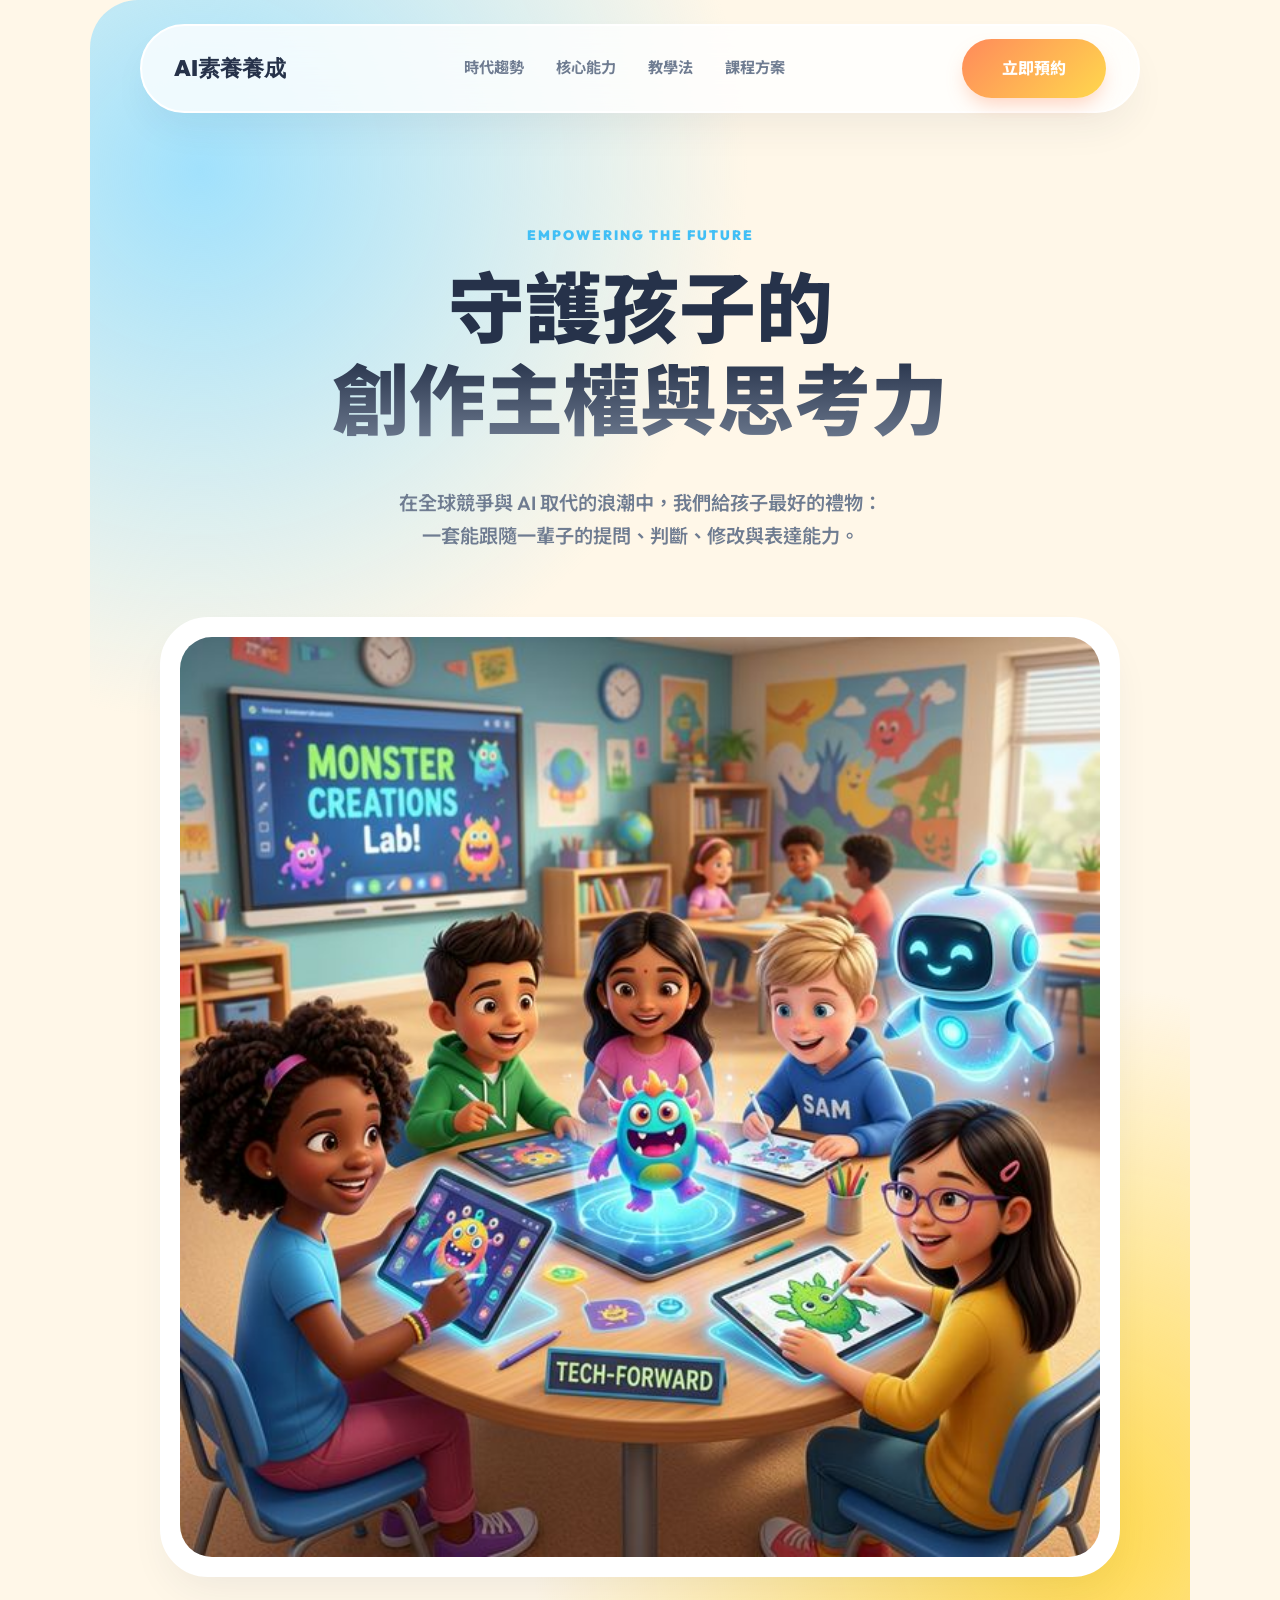
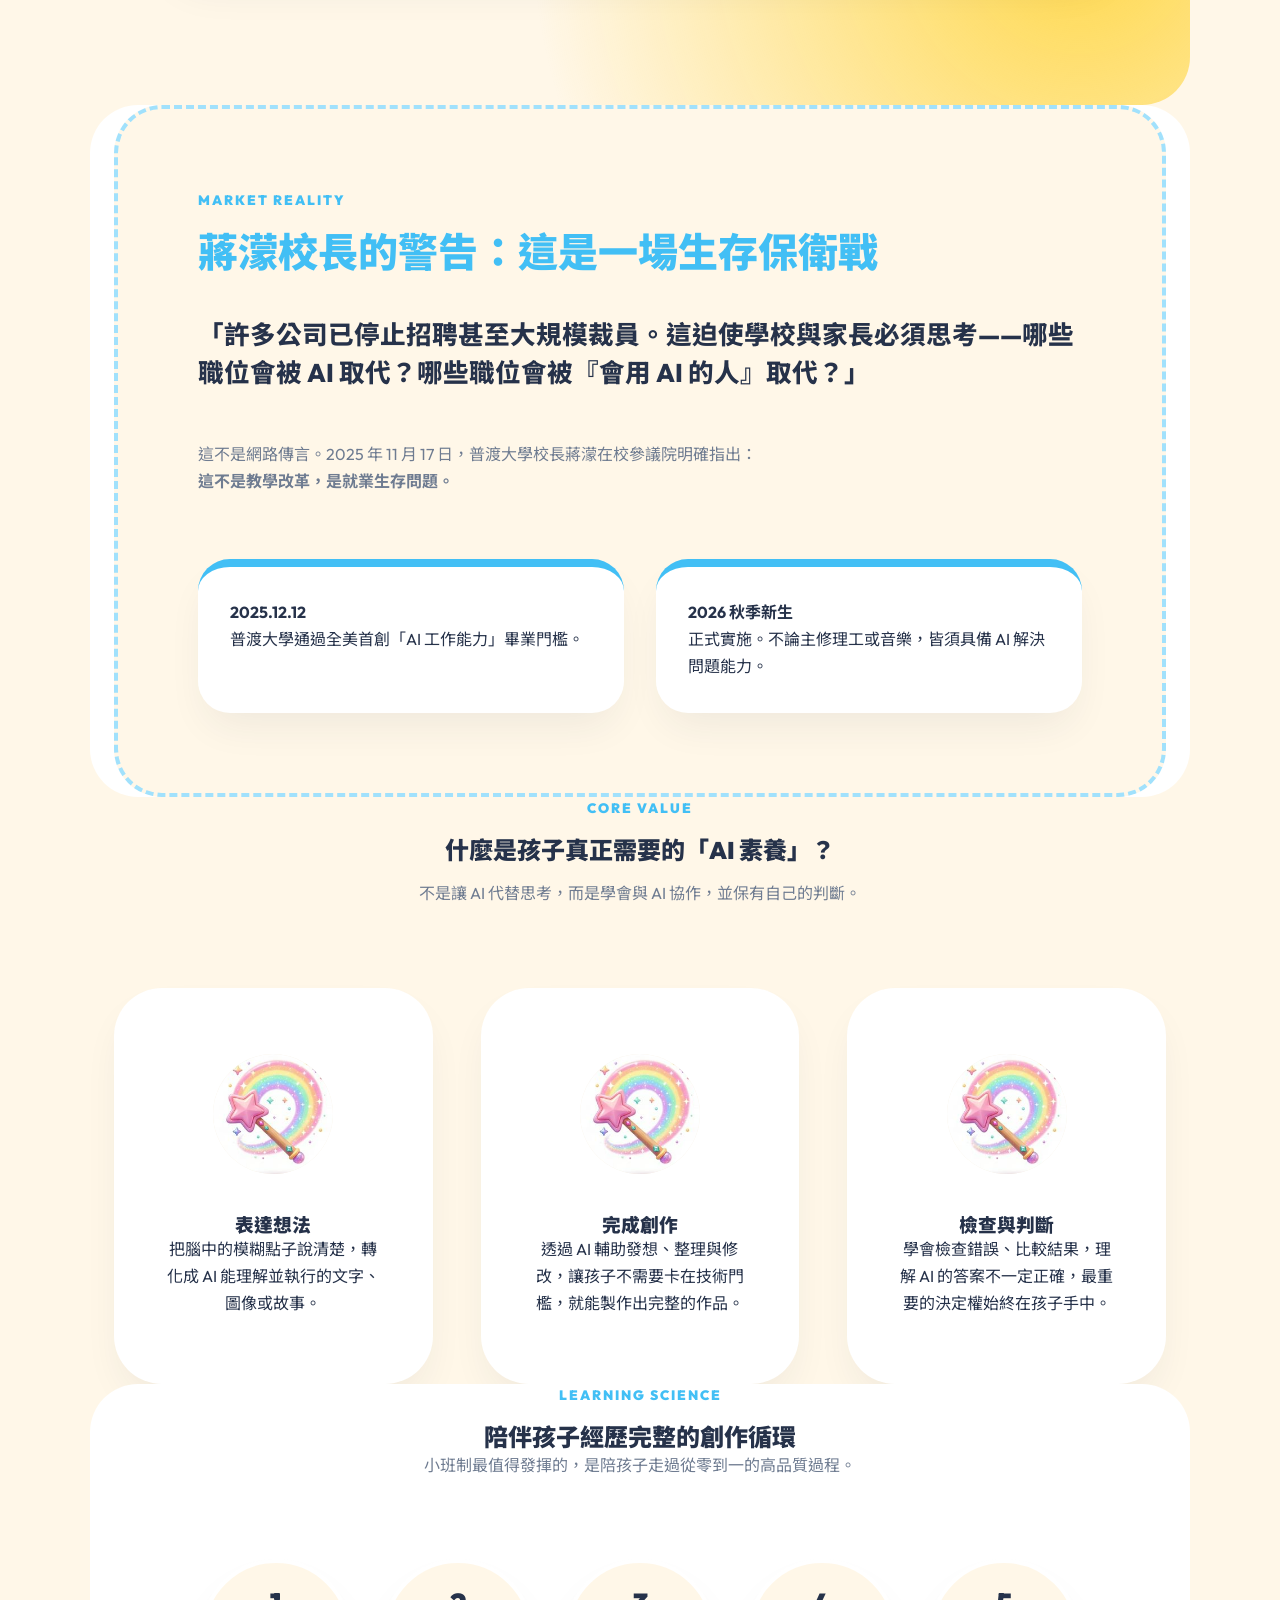
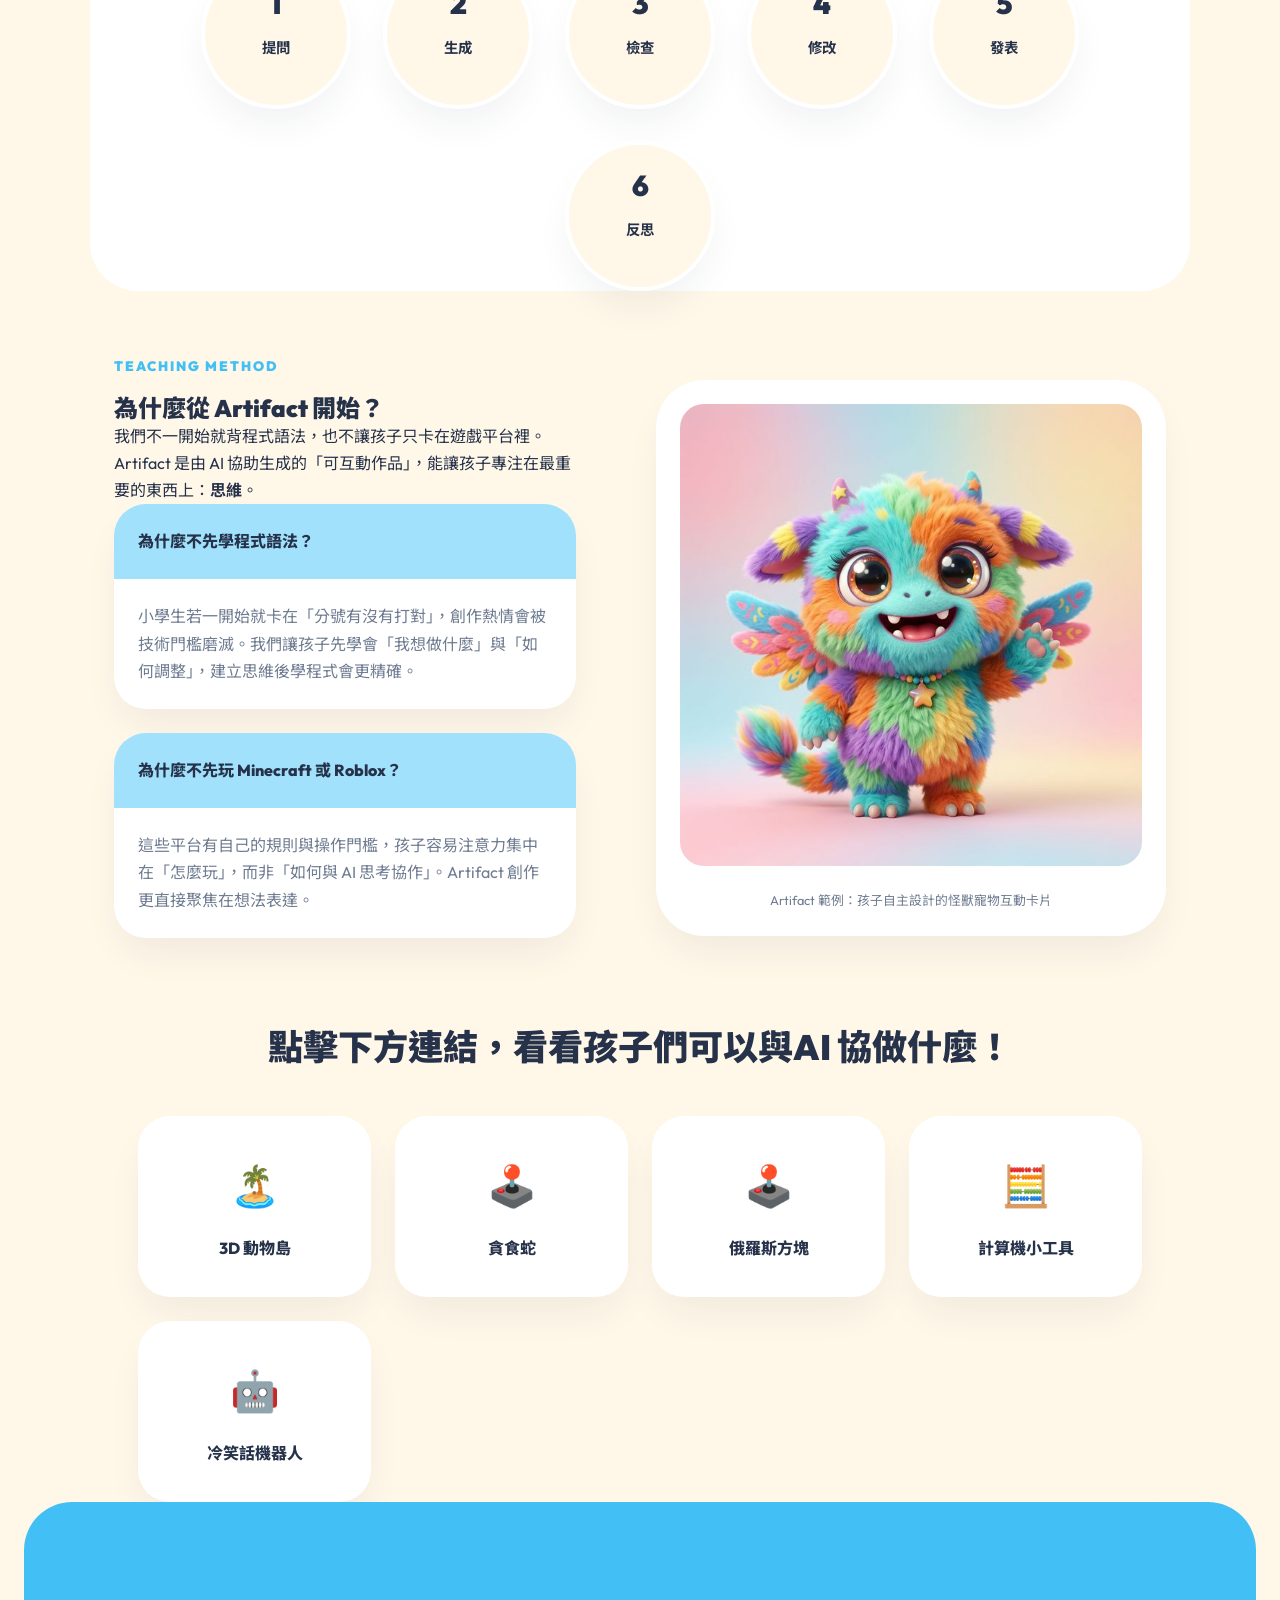
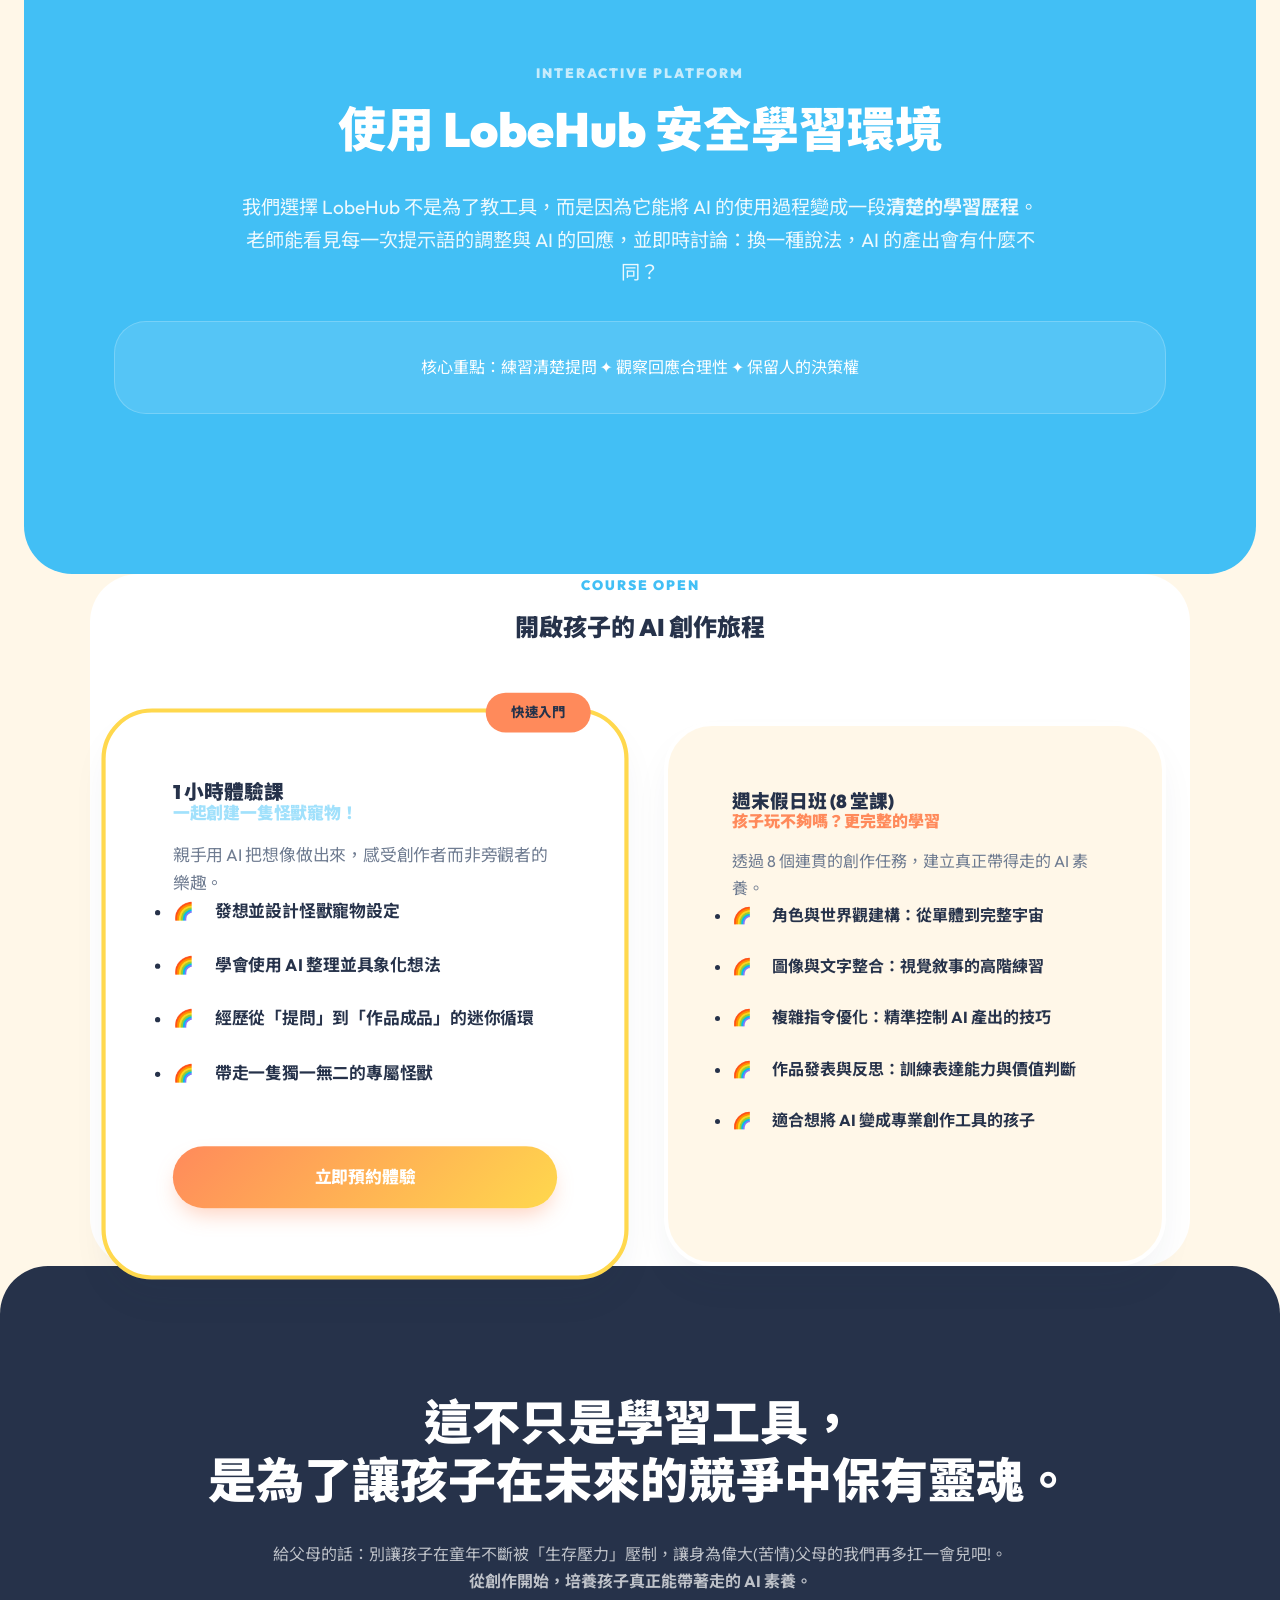
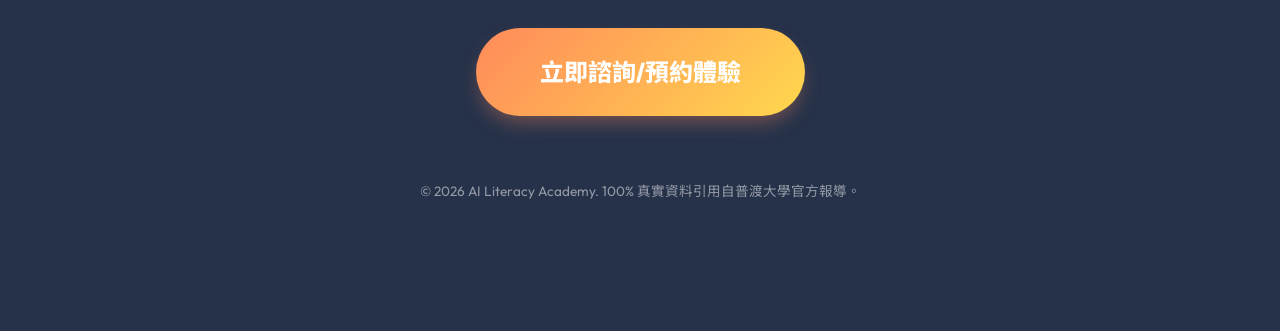
<file: index.html>
<!DOCTYPE html>
<html lang="zh-TW">

<head>
    <meta charset="UTF-8">
    <meta name="viewport" content="width=device-width, initial-scale=1.0">
    <title>AI素養養成課程 - 守護孩子的創造力主權</title>
    <meta name="description" content="全方位 AI 素養養成課程：從痛點分析到實戰創作，讓孩子在 AI 時代保有獨立思考與創作能力。">
    <link rel="preconnect" href="https://fonts.googleapis.com">
    <link rel="preconnect" href="https://fonts.gstatic.com" crossorigin>
    <link
        href="https://fonts.googleapis.com/css2?family=Inter:wght@400;600;800&family=Outfit:wght@400;700;900&family=Noto+Sans+TC:wght@400;700;900&display=swap"
        rel="stylesheet">
    <link rel="stylesheet" href="style.css">
</head>

<body>

    <nav>
        <div class="container">
            <div style="font-family: 'Outfit'; font-weight: 900; font-size: 1.4rem;">AI素養養成</div>
            <div class="nav-links">
                <a href="#insight">時代趨勢</a>
                <a href="#philosophy">核心能力</a>
                <a href="#artifacts">教學法</a>
                <a href="#programs">課程方案</a>
            </div>
            <a href="#booking" class="btn btn-primary">立即預約</a>
        </div>
    </nav>

    <!-- Header / Hero -->
    <section class="hero container">
        <span class="section-tag">Empowering the Future</span>
        <h1>守護孩子的<br>創作主權與思考力</h1>
        <p style="font-size: 1.2rem; color: var(--text-dim); max-width: 700px; margin: 0 auto 3rem;">
            在全球競爭與 AI 取代的浪潮中，我們給孩子最好的禮物：<br>
            一套能跟隨一輩子的提問、判斷、修改與表達能力。
        </p>

        <div class="hero-img-box">
            <img src="assets/hero_classroom_ai_png_1779868149224.png" alt="孩子在 AI 時代的創作實驗室">
        </div>
    </section>

    <!-- 0. 時代的痛點與亮點 -->
    <section id="insight" class="insight container">
        <div class="quote-box">
            <span class="section-tag">Market Reality</span>
            <h2>蔣濛校長的警告：這是一場生存保衛戰</h2>
            <div class="quote-content">
                「許多公司已停止招聘甚至大規模裁員。這迫使學校與家長必須思考——哪些職位會被 AI 取代？哪些職位會被『會用 AI 的人』取代？」
            </div>
            <p style="color: var(--text-dim);">
                這不是網路傳言。2025 年 11 月 17 日，普渡大學校長蔣濛在校參議院明確指出：<br>
                <strong>這不是教學改革，是就業生存問題。</strong>
            </p>
            <div class="timeline">
                <div class="timeline-item">
                    <strong>2025.12.12</strong><br>
                    普渡大學通過全美首創「AI 工作能力」畢業門檻。
                </div>
                <div class="timeline-item">
                    <strong>2026 秋季新生</strong><br>
                    正式實施。不論主修理工或音樂，皆須具備 AI 解決問題能力。
                </div>
            </div>
        </div>
    </section>

    <!-- 1. 為什麼需要 AI 素養 -->
    <section id="philosophy" class="philosophy container">
        <span class="section-tag">Core Value</span>
        <h2>什麼是孩子真正需要的「AI 素養」？</h2>
        <p style="color: var(--text-dim); margin-top: 1rem;">不是讓 AI 代替思考，而是學會與 AI 協作，並保有自己的判斷。</p>

        <div class="ability-grid">
            <div class="card">
                <div class="card-icon"><img src="assets/ability_icons_v3_png_1779872938999.png"
                        style="object-position: 120px 120px center;" alt=""></div>
                <h3>表達想法</h3>
                <p>把腦中的模糊點子說清楚，轉化成 AI 能理解並執行的文字、圖像或故事。</p>
            </div>
            <div class="card">
                <div class="card-icon"><img src="assets/ability_icons_v3_png_1779872938999.png"
                        style="object-position: -5px -5px center;" alt=""></div>
                <h3>完成創作</h3>
                <p>透過 AI 輔助發想、整理與修改，讓孩子不需要卡在技術門檻，就能製作出完整的作品。</p>
            </div>
            <div class="card">
                <div class="card-icon"><img src="assets/ability_icons_v3_png_1779872938999.png"
                        style="object-position: -120px -120px center;" alt=""></div>
                <h3>檢查與判斷</h3>
                <p>學會檢查錯誤、比較結果，理解 AI 的答案不一定正確，最重要的決定權始終在孩子手中。</p>
            </div>
        </div>
    </section>

    <!-- 2. 小班課與創作循環 -->
    <section class="method container">
        <div style="text-align: center;">
            <span class="section-tag">Learning Science</span>
            <h2>陪伴孩子經歷完整的創作循環</h2>
            <p style="color: var(--text-dim);">小班制最值得發揮的，是陪孩子走過從零到一的高品質過程。</p>
        </div>
        <div class="loop-box">
            <div class="loop-item">
                <div class="loop-circle">1</div><strong>提問</strong><br><small>整理模糊想法</small>
            </div>
            <div class="loop-item">
                <div class="loop-circle">2</div><strong>生成</strong><br><small>AI 協助發想</small>
            </div>
            <div class="loop-item">
                <div class="loop-circle">3</div><strong>檢查</strong><br><small>判斷是否合理</small>
            </div>
            <div class="loop-item">
                <div class="loop-circle">4</div><strong>修改</strong><br><small>調整個人風格</small>
            </div>
            <div class="loop-item">
                <div class="loop-circle">5</div><strong>發表</strong><br><small>練習表達選擇</small>
            </div>
            <div class="loop-item">
                <div class="loop-circle">6</div><strong>反思</strong><br><small>回顧 AI 幫了什麼</small>
            </div>
        </div>
    </section>

    <!-- 3. 用 Artifact 創作 -->
    <section id="artifacts" class="artifacts container">
        <div class="vs-grid">
            <div class="vs-content">
                <span class="section-tag">Teaching Method</span>
                <h2>為什麼從 Artifact 開始？</h2>
                <p>我們不一開始就背程式語法，也不讓孩子只卡在遊戲平台裡。Artifact 是由 AI 協助生成的「可互動作品」，能讓孩子專注在最重要的東西上：<strong>思維</strong>。</p>

                <div class="accordion">
                    <div class="accordion-item">
                        <div class="accordion-header">為什麼不先學程式語法？</div>
                        <div class="accordion-body">
                            小學生若一開始就卡在「分號有沒有打對」，創作熱情會被技術門檻磨滅。我們讓孩子先學會「我想做什麼」與「如何調整」，建立思維後學程式會更精確。</div>
                    </div>
                    <div class="accordion-item">
                        <div class="accordion-header">為什麼不先玩 Minecraft 或 Roblox？</div>
                        <div class="accordion-body">這些平台有自己的規則與操作門檻，孩子容易注意力集中在「怎麼玩」，而非「如何與 AI 思考協作」。Artifact
                            創作更直接聚焦在想法表達。</div>
                    </div>
                </div>
            </div>
            <div class="artifact-demo">
                <img src="assets/cute_monster_pet_png_1779868233274.png" alt="可愛怪獸作品"
                    style="width: 100%; border-radius: 1.5rem;">
                <p style="text-align: center; margin-top: 1rem; color: var(--text-dim); font-size: 0.8rem;">Artifact
                    範例：孩子自主設計的怪獸寵物互動卡片</p>
            </div>
        </div>

        <!-- Artifact Live Examples -->
        <div class="container animate" style="margin-top: 4rem;">
            <h3 style="text-align: center; margin-bottom: 2rem; font-size: 2.2rem;">點擊下方連結，看看孩子們可以與AI 協做什麼！</h3>
            <div class="artifact-links">
                <a href="https://app.lobehub.com/f/file_B2m2ZSpEU0Zd" class="artifact-link-card island"
                    target="_blank">3D 動物島</a>
                <a href="https://app.lobehub.com/f/file_vdOQRw3XUDqQ" class="artifact-link-card game"
                    target="_blank">貪食蛇</a>
                <a href="https://app.lobehub.com/f/file_aS0mt8GXTGH0" class="artifact-link-card game"
                    target="_blank">俄羅斯方塊</a>
                <a href="https://app.lobehub.com/f/file_jSqn5IHVWlnt" class="artifact-link-card calc"
                    target="_blank">計算機小工具</a>
                <a href="https://app.lobehub.com/f/file_gUEDuUFu8f0H" class="artifact-link-card joke"
                    target="_blank">冷笑話機器人</a>
            </div>
        </div>
    </section>

    <!-- 4. LobeHub 互動教學 -->
    <section class="tools">
        <div class="container" style="text-align: center;">
            <span class="section-tag" style="color: white; opacity: 0.7;">Interactive Platform</span>
            <h2>使用 LobeHub 安全學習環境</h2>
            <p style="max-width: 800px; margin: 2rem auto;">
                我們選擇 LobeHub 不是為了教工具，而是因為它能將 AI 的使用過程變成一段<strong>清楚的學習歷程</strong>。<br>
                老師能看見每一次提示語的調整與 AI 的回應，並即時討論：換一種說法，AI 的產出會有什麼不同？
            </p>
            <div
                style="background: rgba(255,255,255,0.1); border: 1px solid rgba(255,255,255,0.2); padding: 2rem; border-radius: 2rem; margin-top: 2rem;">
                核心重點：練習清楚提問 ✦ 觀察回應合理性 ✦ 保留人的決策權
            </div>
        </div>
    </section>

    <!-- 5 & 6. Programs -->
    <section id="programs" class="pricing container">
        <div style="text-align: center; margin-bottom: 5rem;">
            <span class="section-tag">Course Open</span>
            <h2>開啟孩子的 AI 創作旅程</h2>
        </div>

        <div class="pkg-grid">
            <!-- 體驗課 -->
            <div id="trial" class="pkg-card hot">
                <div
                    style="position: absolute; top: -1.2rem; right: 2rem; background: var(--secondary); padding: 0.5rem 1.5rem; border-radius: 999px; font-weight: 800; font-size: 0.8rem;">
                    快速入門</div>
                <h3>1 小時體驗課</h3>
                <h4 style="color: var(--primary-light);">一起創建一隻怪獸寵物！</h4>
                <p style="margin-top: 1rem; color: var(--text-dim);">親手用 AI 把想像做出來，感受創作者而非旁觀者的樂趣。</p>
                <ul class="pkg-list">
                    <li>發想並設計怪獸寵物設定</li>
                    <li>學會使用 AI 整理並具象化想法</li>
                    <li>經歷從「提問」到「作品成品」的迷你循環</li>
                    <li>帶走一隻獨一無二的專屬怪獸</li>
                </ul>
                <a href="#booking" class="btn btn-primary" style="margin-top: 2rem; text-align: center;">立即預約體驗</a>
            </div>

            <!-- 8 堂課 -->
            <div class="pkg-card">
                <h3>週末假日班 (8 堂課)</h3>
                <h4 style="color: var(--secondary);">孩子玩不夠嗎？更完整的學習</h4>
                <p style="margin-top: 1rem; color: var(--text-dim);">透過 8 個連貫的創作任務，建立真正帶得走的 AI 素養。</p>
                <ul class="pkg-list">
                    <li>角色與世界觀建構：從單體到完整宇宙</li>
                    <li>圖像與文字整合：視覺敘事的高階練習</li>
                    <li>複雜指令優化：精準控制 AI 產出的技巧</li>
                    <li>作品發表與反思：訓練表達能力與價值判斷</li>
                    <li>適合想將 AI 變成專業創作工具的孩子</li>
                </ul>

            </div>
        </div>
    </section>

    <!-- Footer -->
    <footer id="booking">
        <div class="container">
            <h2>這不只是學習工具，<br>是為了讓孩子在未來的競爭中保有靈魂。</h2>
            <p>
                給父母的話：別讓孩子在童年不斷被「生存壓力」壓制，讓身為偉大(苦情)父母的我們再多扛一會兒吧!。<br><strong>從創作開始，培養孩子真正能帶著走的 AI 素養。</strong></p>
            <a href="https://tidycal.com/powerai/aikid" class="btn btn-primary"
                style="font-size: 1.5rem; padding: 1.5rem 4rem;">立即諮詢/預約體驗</a>
            <div class="copyright">
                &copy; 2026 AI Literacy Academy. 100% 真實資料引用自普渡大學官方報導。
            </div>
        </div>
    </footer>

    <script>
        // Simple scroll reveal
        window.addEventListener('scroll', function () {
            const elements = document.querySelectorAll('section');
            elements.forEach(el => {
                const rect = el.getBoundingClientRect();
                if (rect.top < window.innerHeight * 0.8) {
                    el.style.opacity = '1';
                    el.style.transform = 'translateY(0)';
                }
            });
        });

        // Initial setup for reveal
        document.querySelectorAll('section').forEach(el => {
            el.style.opacity = '0';
            el.style.transform = 'translateY(30px)';
            el.style.transition = 'all 1s ease';
        });
        document.querySelector('.hero').style.opacity = '1';
        document.querySelector('.hero').style.transform = 'translateY(0)';
    </script>
</body>

</html>
</file>
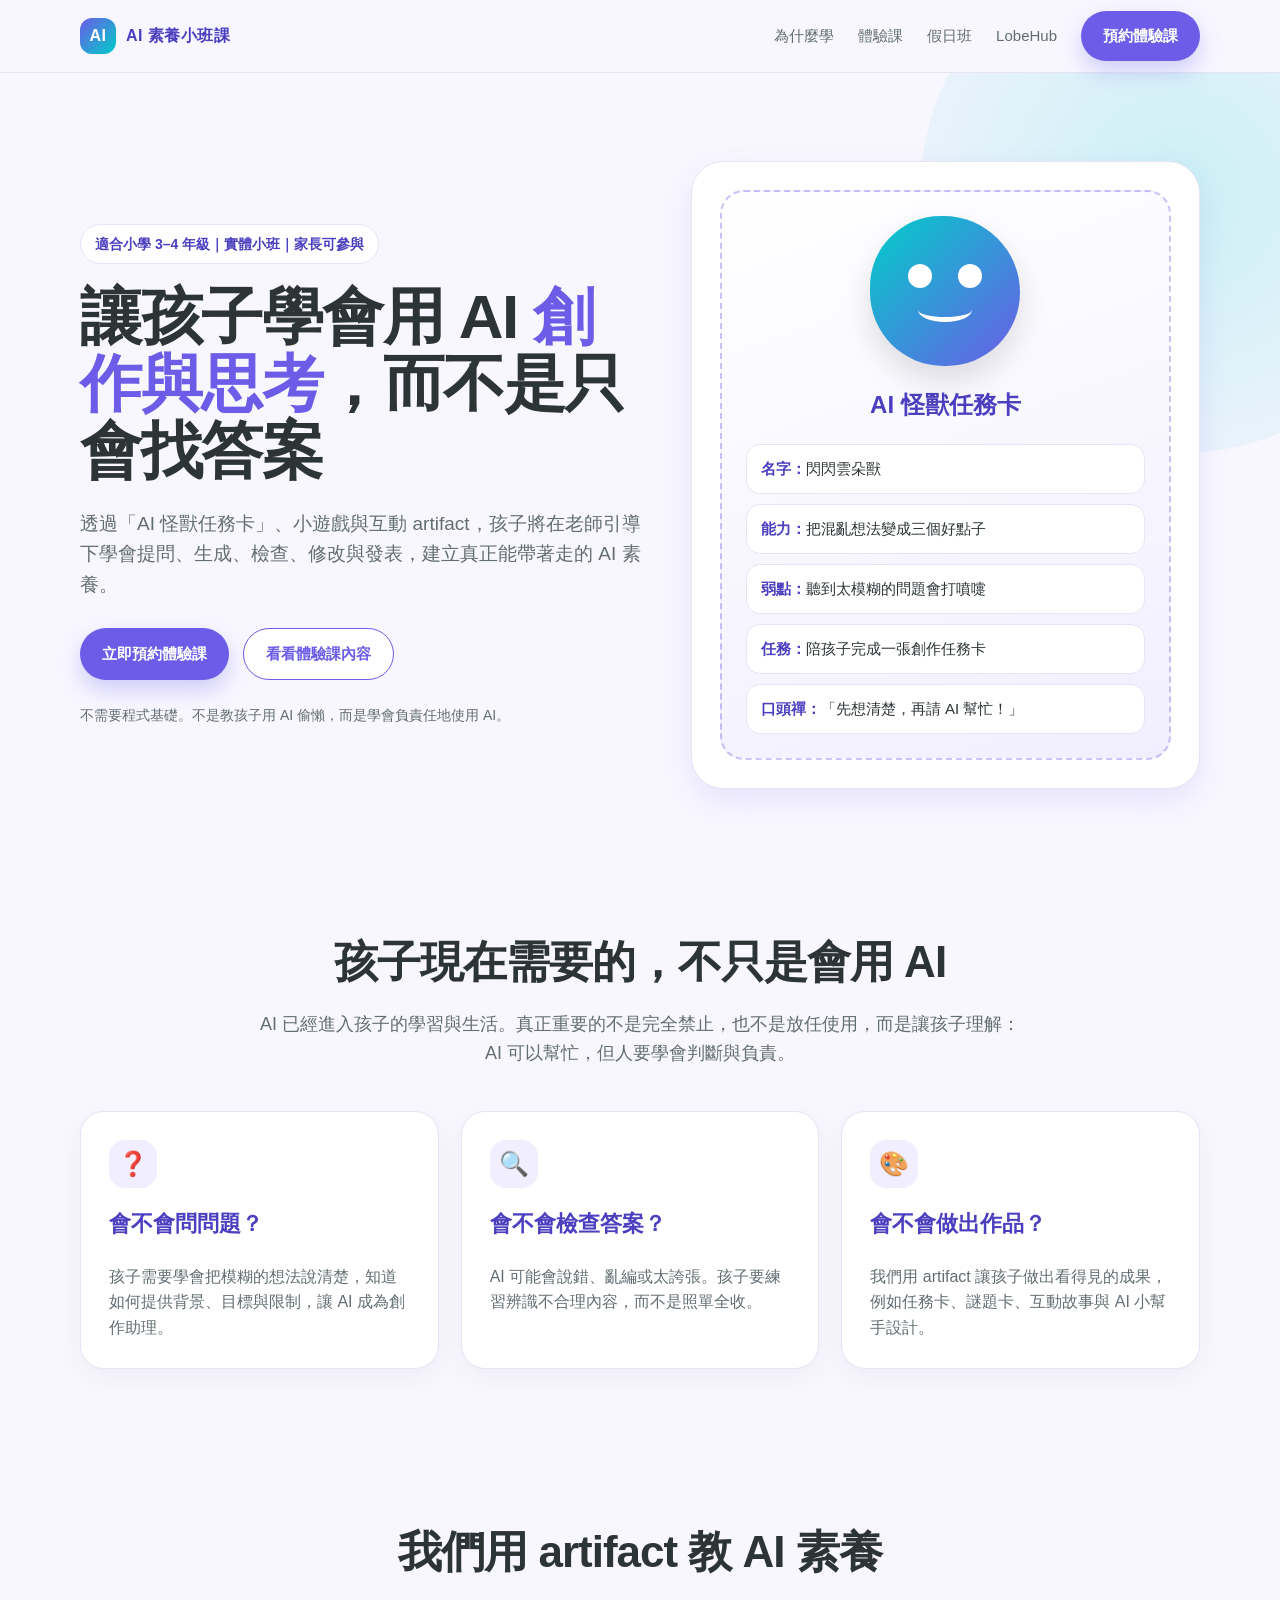
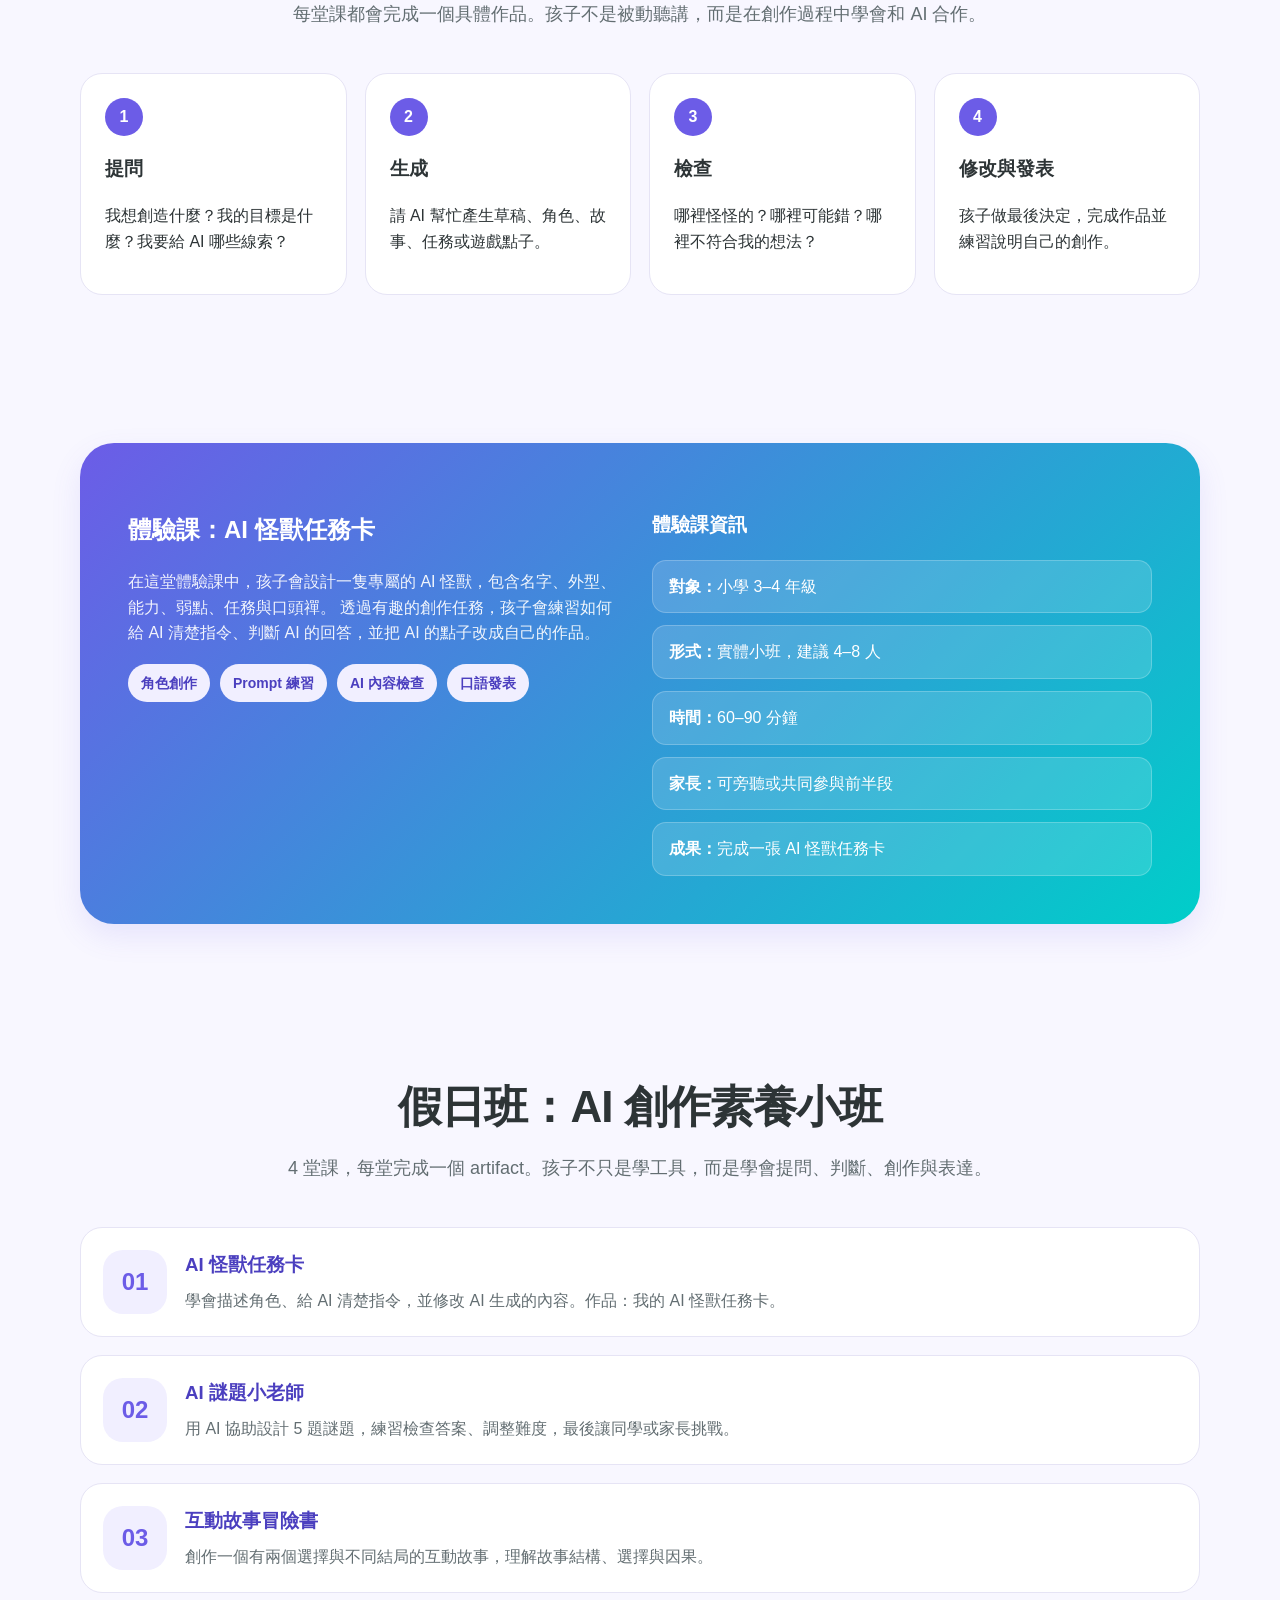
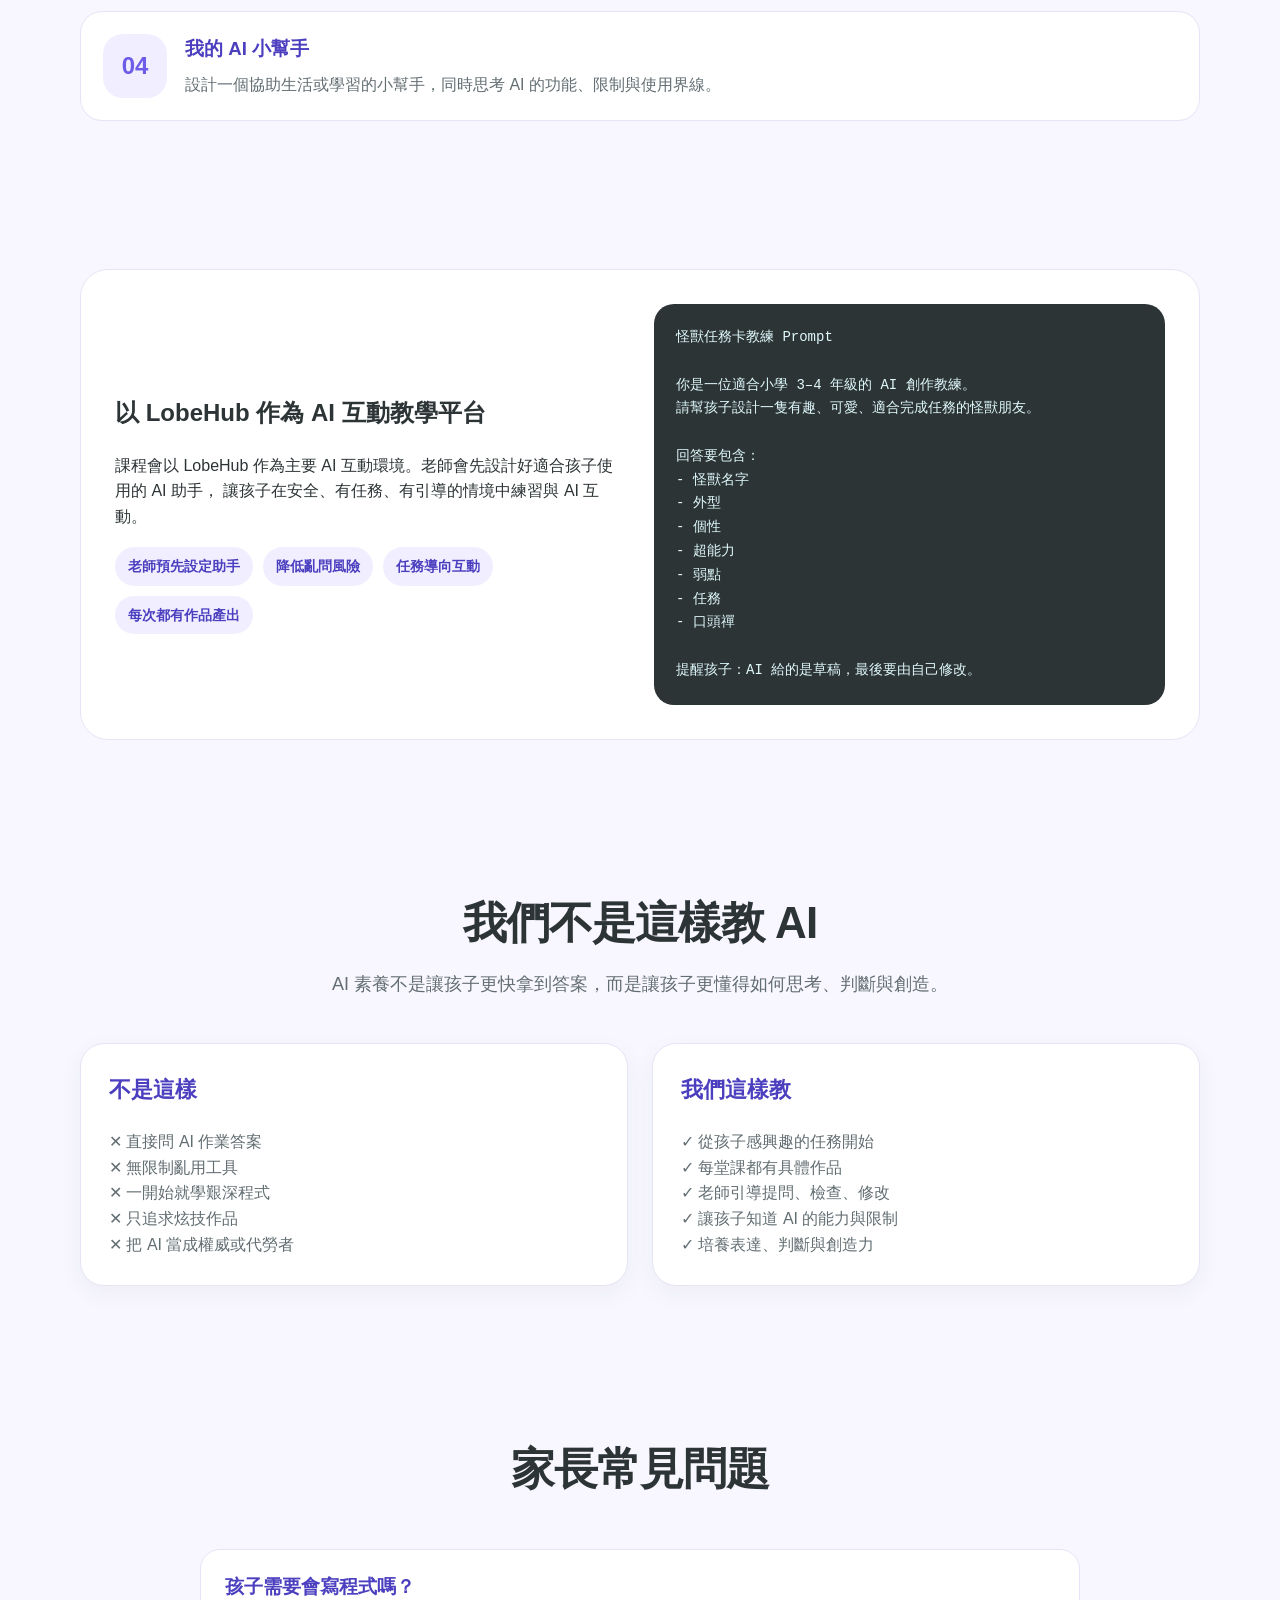
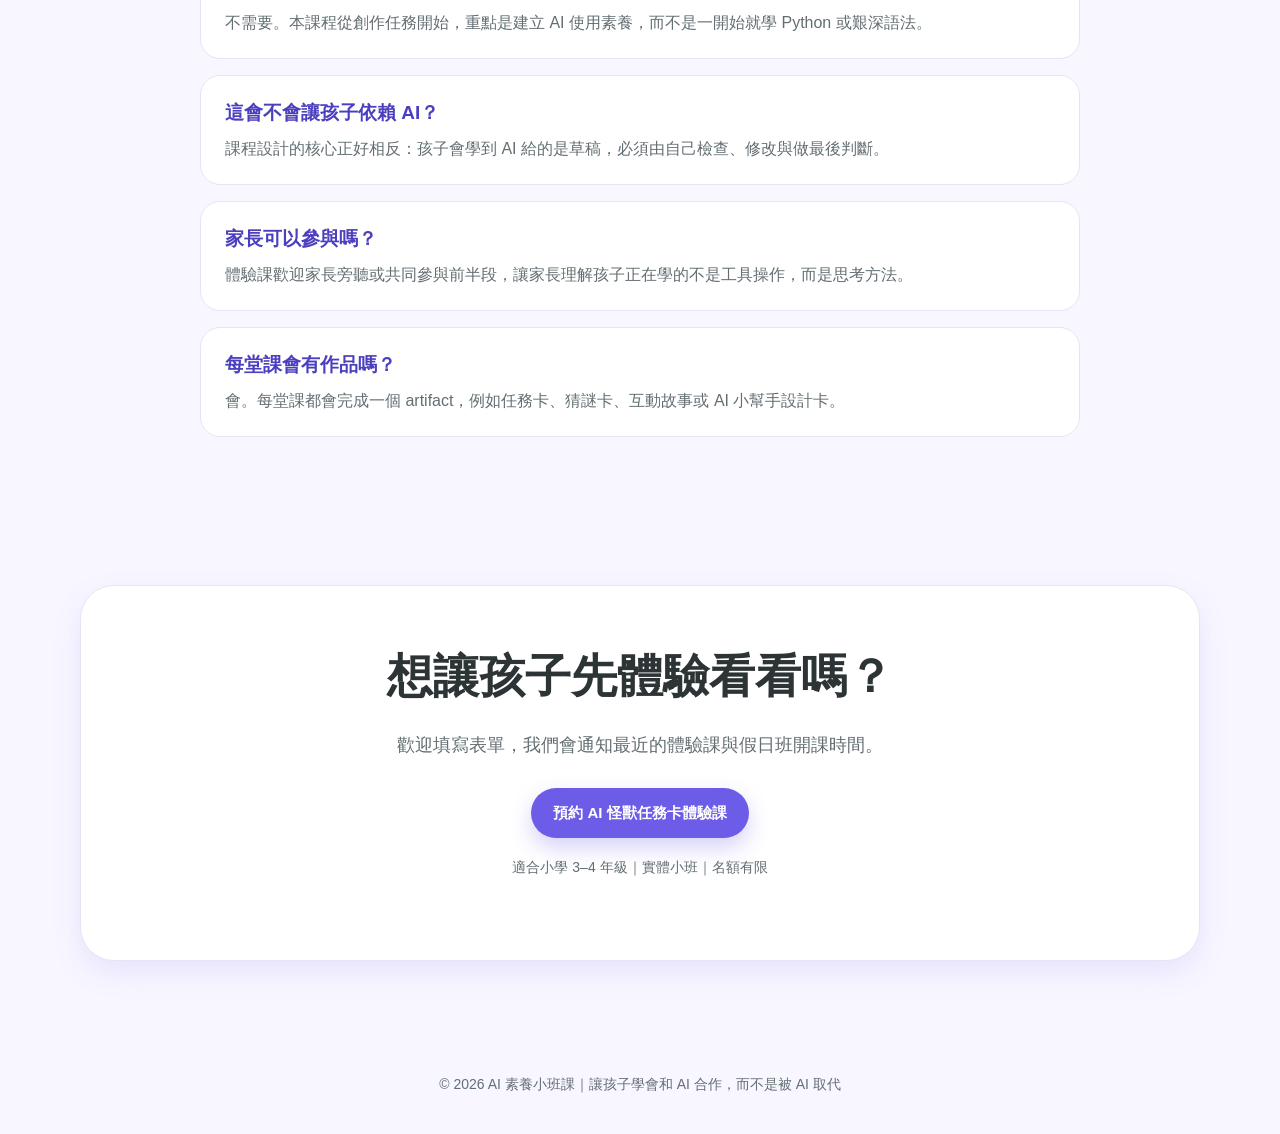
<file: index_bk.html>
<!DOCTYPE html>
<html lang="zh-Hant">

<head>
    <meta charset="UTF-8" />
    <meta name="viewport" content="width=device-width, initial-scale=1.0" />
    <title>小學生 AI 素養小班課｜AI 怪獸任務卡體驗課</title>
    <style>
        :root {
            --primary: #6C5CE7;
            --primary-dark: #4B3FBF;
            --secondary: #00CEC9;
            --accent: #FFBE76;
            --bg: #F8F7FF;
            --text: #2D3436;
            --muted: #636E72;
            --white: #FFFFFF;
            --card: #FFFFFF;
            --border: #E6E4F5;
            --danger: #FF7675;
            --success: #55EFC4;
            --shadow: 0 12px 30px rgba(108, 92, 231, 0.12);
        }

        * {
            box-sizing: border-box;
        }

        body {
            margin: 0;
            font-family: -apple-system, BlinkMacSystemFont, "Noto Sans TC", "Segoe UI", sans-serif;
            background: var(--bg);
            color: var(--text);
            line-height: 1.6;
        }

        a {
            text-decoration: none;
            color: inherit;
        }

        .container {
            width: min(1120px, 92%);
            margin: 0 auto;
        }

        header {
            position: sticky;
            top: 0;
            z-index: 50;
            background: rgba(248, 247, 255, 0.9);
            backdrop-filter: blur(14px);
            border-bottom: 1px solid var(--border);
        }

        .nav {
            height: 72px;
            display: flex;
            align-items: center;
            justify-content: space-between;
        }

        .logo {
            display: flex;
            align-items: center;
            gap: 10px;
            font-weight: 800;
            color: var(--primary-dark);
            letter-spacing: 0.5px;
        }

        .logo-icon {
            width: 36px;
            height: 36px;
            border-radius: 12px;
            background: linear-gradient(135deg, var(--primary), var(--secondary));
            display: flex;
            align-items: center;
            justify-content: center;
            color: white;
            font-weight: 900;
        }

        .nav-links {
            display: flex;
            gap: 24px;
            align-items: center;
            font-size: 15px;
            color: var(--muted);
        }

        .nav-links a:hover {
            color: var(--primary);
        }

        .btn {
            display: inline-flex;
            align-items: center;
            justify-content: center;
            padding: 13px 22px;
            border-radius: 999px;
            font-weight: 700;
            border: none;
            cursor: pointer;
            transition: 0.2s ease;
            font-size: 15px;
        }

        .btn-primary {
            background: var(--primary);
            color: white;
            box-shadow: 0 10px 22px rgba(108, 92, 231, 0.28);
        }

        .btn-primary:hover {
            background: var(--primary-dark);
            transform: translateY(-2px);
        }

        .btn-outline {
            border: 1.5px solid var(--primary);
            color: var(--primary);
            background: white;
        }

        .btn-outline:hover {
            background: #F0EEFF;
            transform: translateY(-2px);
        }

        .hero {
            padding: 88px 0 64px;
            position: relative;
            overflow: hidden;
        }

        .hero::before {
            content: "";
            position: absolute;
            width: 520px;
            height: 520px;
            border-radius: 50%;
            background: radial-gradient(circle, rgba(0, 206, 201, 0.18), rgba(108, 92, 231, 0.02));
            right: -160px;
            top: -140px;
            z-index: -1;
        }

        .hero-grid {
            display: grid;
            grid-template-columns: 1.05fr 0.95fr;
            gap: 48px;
            align-items: center;
        }

        .tag {
            display: inline-flex;
            align-items: center;
            gap: 8px;
            padding: 8px 14px;
            border-radius: 999px;
            background: white;
            border: 1px solid var(--border);
            color: var(--primary-dark);
            font-weight: 700;
            font-size: 14px;
            margin-bottom: 20px;
        }

        .hero h1 {
            font-size: clamp(38px, 5vw, 62px);
            line-height: 1.08;
            margin: 0 0 24px;
            letter-spacing: -1.5px;
        }

        .hero h1 span {
            color: var(--primary);
        }

        .hero p {
            font-size: 19px;
            color: var(--muted);
            margin-bottom: 28px;
            max-width: 620px;
        }

        .hero-actions {
            display: flex;
            gap: 14px;
            flex-wrap: wrap;
            margin-bottom: 24px;
        }

        .hero-note {
            font-size: 14px;
            color: var(--muted);
        }

        .hero-card {
            background: white;
            border-radius: 32px;
            padding: 28px;
            box-shadow: var(--shadow);
            border: 1px solid var(--border);
            position: relative;
        }

        .monster-card {
            border-radius: 24px;
            padding: 24px;
            background: linear-gradient(160deg, #FFFFFF, #F1EFFF);
            border: 2px dashed rgba(108, 92, 231, 0.35);
        }

        .monster-face {
            width: 150px;
            height: 150px;
            margin: 0 auto 20px;
            border-radius: 48% 52% 50% 50%;
            background: linear-gradient(135deg, var(--secondary), var(--primary));
            position: relative;
            box-shadow: 0 14px 30px rgba(0, 0, 0, 0.12);
        }

        .monster-face::before,
        .monster-face::after {
            content: "";
            position: absolute;
            top: 48px;
            width: 24px;
            height: 24px;
            background: white;
            border-radius: 50%;
        }

        .monster-face::before {
            left: 38px;
        }

        .monster-face::after {
            right: 38px;
        }

        .monster-mouth {
            position: absolute;
            width: 54px;
            height: 24px;
            border-bottom: 5px solid white;
            border-radius: 50%;
            left: 48px;
            top: 82px;
        }

        .card-title {
            text-align: center;
            font-size: 24px;
            font-weight: 900;
            margin-bottom: 12px;
            color: var(--primary-dark);
        }

        .monster-list {
            display: grid;
            gap: 10px;
            margin-top: 20px;
        }

        .monster-item {
            background: white;
            padding: 12px 14px;
            border-radius: 14px;
            border: 1px solid var(--border);
            font-size: 15px;
        }

        .monster-item strong {
            color: var(--primary-dark);
        }

        section {
            padding: 74px 0;
        }

        .section-title {
            text-align: center;
            margin-bottom: 44px;
        }

        .section-title h2 {
            font-size: clamp(30px, 4vw, 44px);
            margin: 0 0 12px;
            letter-spacing: -1px;
        }

        .section-title p {
            color: var(--muted);
            font-size: 18px;
            max-width: 760px;
            margin: 0 auto;
        }

        .grid-3 {
            display: grid;
            grid-template-columns: repeat(3, 1fr);
            gap: 22px;
        }

        .grid-2 {
            display: grid;
            grid-template-columns: repeat(2, 1fr);
            gap: 24px;
        }

        .card {
            background: var(--card);
            border-radius: 24px;
            padding: 28px;
            border: 1px solid var(--border);
            box-shadow: 0 8px 24px rgba(45, 52, 54, 0.05);
        }

        .card h3 {
            margin-top: 0;
            font-size: 22px;
            color: var(--primary-dark);
        }

        .card p {
            color: var(--muted);
            margin-bottom: 0;
        }

        .icon {
            width: 48px;
            height: 48px;
            border-radius: 16px;
            background: #F1EFFF;
            display: flex;
            align-items: center;
            justify-content: center;
            font-size: 24px;
            margin-bottom: 18px;
        }

        .steps {
            display: grid;
            grid-template-columns: repeat(4, 1fr);
            gap: 18px;
        }

        .step {
            background: white;
            border-radius: 22px;
            padding: 24px;
            border: 1px solid var(--border);
            position: relative;
        }

        .step-num {
            width: 38px;
            height: 38px;
            background: var(--primary);
            color: white;
            border-radius: 50%;
            display: flex;
            align-items: center;
            justify-content: center;
            font-weight: 900;
            margin-bottom: 14px;
        }

        .highlight {
            background: linear-gradient(135deg, #6C5CE7, #00CEC9);
            color: white;
            border-radius: 34px;
            padding: 48px;
            box-shadow: var(--shadow);
        }

        .highlight h2,
        .highlight h3,
        .highlight p {
            color: white;
        }

        .highlight p {
            opacity: 0.92;
        }

        .info-list {
            display: grid;
            gap: 12px;
            margin-top: 20px;
        }

        .info-list div {
            background: rgba(255, 255, 255, 0.14);
            border: 1px solid rgba(255, 255, 255, 0.22);
            padding: 13px 16px;
            border-radius: 14px;
        }

        .course-list {
            display: grid;
            gap: 18px;
        }

        .course-item {
            display: grid;
            grid-template-columns: 64px 1fr;
            gap: 18px;
            background: white;
            padding: 22px;
            border-radius: 22px;
            border: 1px solid var(--border);
        }

        .lesson-num {
            width: 64px;
            height: 64px;
            border-radius: 20px;
            background: #F1EFFF;
            color: var(--primary);
            font-size: 24px;
            font-weight: 900;
            display: flex;
            align-items: center;
            justify-content: center;
        }

        .course-item h3 {
            margin: 0 0 8px;
            color: var(--primary-dark);
        }

        .course-item p {
            margin: 0;
            color: var(--muted);
        }

        .lobehub-box {
            background: white;
            border: 1px solid var(--border);
            border-radius: 28px;
            padding: 34px;
            display: grid;
            grid-template-columns: 1fr 1fr;
            gap: 28px;
            align-items: center;
        }

        .code-box {
            background: #2D3436;
            color: #DFF9FB;
            padding: 22px;
            border-radius: 20px;
            font-family: "SFMono-Regular", Consolas, monospace;
            font-size: 14px;
            overflow: auto;
            line-height: 1.7;
        }

        .faq {
            display: grid;
            gap: 16px;
            max-width: 880px;
            margin: 0 auto;
        }

        .faq-item {
            background: white;
            border: 1px solid var(--border);
            border-radius: 20px;
            padding: 22px 24px;
        }

        .faq-item h3 {
            margin: 0 0 8px;
            color: var(--primary-dark);
            font-size: 19px;
        }

        .faq-item p {
            margin: 0;
            color: var(--muted);
        }

        .cta {
            text-align: center;
            background: white;
            border-radius: 34px;
            padding: 54px 28px;
            border: 1px solid var(--border);
            box-shadow: var(--shadow);
        }

        .cta h2 {
            font-size: clamp(30px, 4vw, 46px);
            margin: 0 0 14px;
        }

        .cta p {
            color: var(--muted);
            font-size: 18px;
            margin-bottom: 28px;
        }

        footer {
            padding: 38px 0;
            text-align: center;
            color: var(--muted);
            font-size: 14px;
        }

        .pill-list {
            display: flex;
            flex-wrap: wrap;
            gap: 10px;
            margin-top: 18px;
        }

        .pill {
            background: #F1EFFF;
            color: var(--primary-dark);
            padding: 8px 13px;
            border-radius: 999px;
            font-size: 14px;
            font-weight: 700;
        }

        @media (max-width: 900px) {

            .hero-grid,
            .grid-2,
            .lobehub-box {
                grid-template-columns: 1fr;
            }

            .grid-3,
            .steps {
                grid-template-columns: 1fr 1fr;
            }

            .nav-links {
                display: none;
            }
        }

        @media (max-width: 640px) {

            .grid-3,
            .steps {
                grid-template-columns: 1fr;
            }

            .hero {
                padding-top: 56px;
            }

            .highlight {
                padding: 32px 24px;
            }

            .course-item {
                grid-template-columns: 1fr;
            }

            .hero-actions {
                flex-direction: column;
            }

            .btn {
                width: 100%;
            }
        }
    </style>
</head>

<body>
    <header>
        <div class="container nav">
            <div class="logo">
                <div class="logo-icon">AI</div>
                <div>AI 素養小班課</div>
            </div>
            <nav class="nav-links">
                <a href="#why">為什麼學</a>
                <a href="#experience">體驗課</a>
                <a href="#course">假日班</a>
                <a href="#lobehub">LobeHub</a>
                <a href="#signup" class="btn btn-primary">預約體驗課</a>
            </nav>
        </div>
    </header>

    <main>
        <!-- Hero -->
        <section class="hero">
            <div class="container hero-grid">
                <div>
                    <div class="tag">適合小學 3–4 年級｜實體小班｜家長可參與</div>
                    <h1>
                        讓孩子學會用 AI <span>創作與思考</span>，而不是只會找答案
                    </h1>
                    <p>
                        透過「AI 怪獸任務卡」、小遊戲與互動 artifact，孩子將在老師引導下學會提問、生成、檢查、修改與發表，建立真正能帶著走的 AI 素養。
                    </p>

                    <div class="hero-actions">
                        <a href="#signup" class="btn btn-primary">立即預約體驗課</a>
                        <a href="#experience" class="btn btn-outline">看看體驗課內容</a>
                    </div>

                    <div class="hero-note">
                        不需要程式基礎。不是教孩子用 AI 偷懶，而是學會負責任地使用 AI。
                    </div>
                </div>

                <div class="hero-card">
                    <div class="monster-card">
                        <div class="monster-face">
                            <div class="monster-mouth"></div>
                        </div>
                        <div class="card-title">AI 怪獸任務卡</div>
                        <div class="monster-list">
                            <div class="monster-item"><strong>名字：</strong>閃閃雲朵獸</div>
                            <div class="monster-item"><strong>能力：</strong>把混亂想法變成三個好點子</div>
                            <div class="monster-item"><strong>弱點：</strong>聽到太模糊的問題會打噴嚏</div>
                            <div class="monster-item"><strong>任務：</strong>陪孩子完成一張創作任務卡</div>
                            <div class="monster-item"><strong>口頭禪：</strong>「先想清楚，再請 AI 幫忙！」</div>
                        </div>
                    </div>
                </div>
            </div>
        </section>

        <!-- Why -->
        <section id="why">
            <div class="container">
                <div class="section-title">
                    <h2>孩子現在需要的，不只是會用 AI</h2>
                    <p>
                        AI 已經進入孩子的學習與生活。真正重要的不是完全禁止，也不是放任使用，而是讓孩子理解：AI 可以幫忙，但人要學會判斷與負責。
                    </p>
                </div>

                <div class="grid-3">
                    <div class="card">
                        <div class="icon">❓</div>
                        <h3>會不會問問題？</h3>
                        <p>
                            孩子需要學會把模糊的想法說清楚，知道如何提供背景、目標與限制，讓 AI 成為創作助理。
                        </p>
                    </div>

                    <div class="card">
                        <div class="icon">🔍</div>
                        <h3>會不會檢查答案？</h3>
                        <p>
                            AI 可能會說錯、亂編或太誇張。孩子要練習辨識不合理內容，而不是照單全收。
                        </p>
                    </div>

                    <div class="card">
                        <div class="icon">🎨</div>
                        <h3>會不會做出作品？</h3>
                        <p>
                            我們用 artifact 讓孩子做出看得見的成果，例如任務卡、謎題卡、互動故事與 AI 小幫手設計。
                        </p>
                    </div>
                </div>
            </div>
        </section>

        <!-- Method -->
        <section>
            <div class="container">
                <div class="section-title">
                    <h2>我們用 artifact 教 AI 素養</h2>
                    <p>
                        每堂課都會完成一個具體作品。孩子不是被動聽講，而是在創作過程中學會和 AI 合作。
                    </p>
                </div>

                <div class="steps">
                    <div class="step">
                        <div class="step-num">1</div>
                        <h3>提問</h3>
                        <p>我想創造什麼？我的目標是什麼？我要給 AI 哪些線索？</p>
                    </div>

                    <div class="step">
                        <div class="step-num">2</div>
                        <h3>生成</h3>
                        <p>請 AI 幫忙產生草稿、角色、故事、任務或遊戲點子。</p>
                    </div>

                    <div class="step">
                        <div class="step-num">3</div>
                        <h3>檢查</h3>
                        <p>哪裡怪怪的？哪裡可能錯？哪裡不符合我的想法？</p>
                    </div>

                    <div class="step">
                        <div class="step-num">4</div>
                        <h3>修改與發表</h3>
                        <p>孩子做最後決定，完成作品並練習說明自己的創作。</p>
                    </div>
                </div>
            </div>
        </section>

        <!-- Experience -->
        <section id="experience">
            <div class="container">
                <div class="highlight">
                    <div class="grid-2">
                        <div>
                            <h2>體驗課：AI 怪獸任務卡</h2>
                            <p>
                                在這堂體驗課中，孩子會設計一隻專屬的 AI 怪獸，包含名字、外型、能力、弱點、任務與口頭禪。
                                透過有趣的創作任務，孩子會練習如何給 AI 清楚指令、判斷 AI 的回答，並把 AI 的點子改成自己的作品。
                            </p>

                            <div class="pill-list">
                                <span class="pill">角色創作</span>
                                <span class="pill">Prompt 練習</span>
                                <span class="pill">AI 內容檢查</span>
                                <span class="pill">口語發表</span>
                            </div>
                        </div>

                        <div>
                            <h3>體驗課資訊</h3>
                            <div class="info-list">
                                <div><strong>對象：</strong>小學 3–4 年級</div>
                                <div><strong>形式：</strong>實體小班，建議 4–8 人</div>
                                <div><strong>時間：</strong>60–90 分鐘</div>
                                <div><strong>家長：</strong>可旁聽或共同參與前半段</div>
                                <div><strong>成果：</strong>完成一張 AI 怪獸任務卡</div>
                            </div>
                        </div>
                    </div>
                </div>
            </div>
        </section>

        <!-- Course -->
        <section id="course">
            <div class="container">
                <div class="section-title">
                    <h2>假日班：AI 創作素養小班</h2>
                    <p>
                        4 堂課，每堂完成一個 artifact。孩子不只是學工具，而是學會提問、判斷、創作與表達。
                    </p>
                </div>

                <div class="course-list">
                    <div class="course-item">
                        <div class="lesson-num">01</div>
                        <div>
                            <h3>AI 怪獸任務卡</h3>
                            <p>
                                學會描述角色、給 AI 清楚指令，並修改 AI 生成的內容。作品：我的 AI 怪獸任務卡。
                            </p>
                        </div>
                    </div>

                    <div class="course-item">
                        <div class="lesson-num">02</div>
                        <div>
                            <h3>AI 謎題小老師</h3>
                            <p>
                                用 AI 協助設計 5 題謎題，練習檢查答案、調整難度，最後讓同學或家長挑戰。
                            </p>
                        </div>
                    </div>

                    <div class="course-item">
                        <div class="lesson-num">03</div>
                        <div>
                            <h3>互動故事冒險書</h3>
                            <p>
                                創作一個有兩個選擇與不同結局的互動故事，理解故事結構、選擇與因果。
                            </p>
                        </div>
                    </div>

                    <div class="course-item">
                        <div class="lesson-num">04</div>
                        <div>
                            <h3>我的 AI 小幫手</h3>
                            <p>
                                設計一個協助生活或學習的小幫手，同時思考 AI 的功能、限制與使用界線。
                            </p>
                        </div>
                    </div>
                </div>
            </div>
        </section>

        <!-- LobeHub -->
        <section id="lobehub">
            <div class="container">
                <div class="lobehub-box">
                    <div>
                        <h2>以 LobeHub 作為 AI 互動教學平台</h2>
                        <p>
                            課程會以 LobeHub 作為主要 AI 互動環境。老師會先設計好適合孩子使用的 AI 助手，
                            讓孩子在安全、有任務、有引導的情境中練習與 AI 互動。
                        </p>

                        <div class="pill-list">
                            <span class="pill">老師預先設定助手</span>
                            <span class="pill">降低亂問風險</span>
                            <span class="pill">任務導向互動</span>
                            <span class="pill">每次都有作品產出</span>
                        </div>
                    </div>

                    <div class="code-box">
                        怪獸任務卡教練 Prompt<br><br>
                        你是一位適合小學 3–4 年級的 AI 創作教練。<br>
                        請幫孩子設計一隻有趣、可愛、適合完成任務的怪獸朋友。<br><br>
                        回答要包含：<br>
                        - 怪獸名字<br>
                        - 外型<br>
                        - 個性<br>
                        - 超能力<br>
                        - 弱點<br>
                        - 任務<br>
                        - 口頭禪<br><br>
                        提醒孩子：AI 給的是草稿，最後要由自己修改。
                    </div>
                </div>
            </div>
        </section>

        <!-- Difference -->
        <section>
            <div class="container">
                <div class="section-title">
                    <h2>我們不是這樣教 AI</h2>
                    <p>
                        AI 素養不是讓孩子更快拿到答案，而是讓孩子更懂得如何思考、判斷與創造。
                    </p>
                </div>

                <div class="grid-2">
                    <div class="card">
                        <h3>不是這樣</h3>
                        <p>
                            ✕ 直接問 AI 作業答案<br>
                            ✕ 無限制亂用工具<br>
                            ✕ 一開始就學艱深程式<br>
                            ✕ 只追求炫技作品<br>
                            ✕ 把 AI 當成權威或代勞者
                        </p>
                    </div>

                    <div class="card">
                        <h3>我們這樣教</h3>
                        <p>
                            ✓ 從孩子感興趣的任務開始<br>
                            ✓ 每堂課都有具體作品<br>
                            ✓ 老師引導提問、檢查、修改<br>
                            ✓ 讓孩子知道 AI 的能力與限制<br>
                            ✓ 培養表達、判斷與創造力
                        </p>
                    </div>
                </div>
            </div>
        </section>

        <!-- FAQ -->
        <section>
            <div class="container">
                <div class="section-title">
                    <h2>家長常見問題</h2>
                </div>

                <div class="faq">
                    <div class="faq-item">
                        <h3>孩子需要會寫程式嗎？</h3>
                        <p>
                            不需要。本課程從創作任務開始，重點是建立 AI 使用素養，而不是一開始就學 Python 或艱深語法。
                        </p>
                    </div>

                    <div class="faq-item">
                        <h3>這會不會讓孩子依賴 AI？</h3>
                        <p>
                            課程設計的核心正好相反：孩子會學到 AI 給的是草稿，必須由自己檢查、修改與做最後判斷。
                        </p>
                    </div>

                    <div class="faq-item">
                        <h3>家長可以參與嗎？</h3>
                        <p>
                            體驗課歡迎家長旁聽或共同參與前半段，讓家長理解孩子正在學的不是工具操作，而是思考方法。
                        </p>
                    </div>

                    <div class="faq-item">
                        <h3>每堂課會有作品嗎？</h3>
                        <p>
                            會。每堂課都會完成一個 artifact，例如任務卡、猜謎卡、互動故事或 AI 小幫手設計卡。
                        </p>
                    </div>
                </div>
            </div>
        </section>

        <!-- Signup -->
        <section id="signup">
            <div class="container">
                <div class="cta">
                    <h2>想讓孩子先體驗看看嗎？</h2>
                    <p>
                        歡迎填寫表單，我們會通知最近的體驗課與假日班開課時間。
                    </p>

                    <!-- 請把 href 換成你的 Google Form 報名表連結 -->
                    <a href="https://forms.gle/your-form-link" target="_blank" class="btn btn-primary">
                        預約 AI 怪獸任務卡體驗課
                    </a>

                    <p style="font-size: 14px; margin-top: 18px;">
                        適合小學 3–4 年級｜實體小班｜名額有限
                    </p>
                </div>
            </div>
        </section>
    </main>

    <footer>
        <div class="container">
            © 2026 AI 素養小班課｜讓孩子學會和 AI 合作，而不是被 AI 取代
        </div>
    </footer>
</body>

</html>
</file>
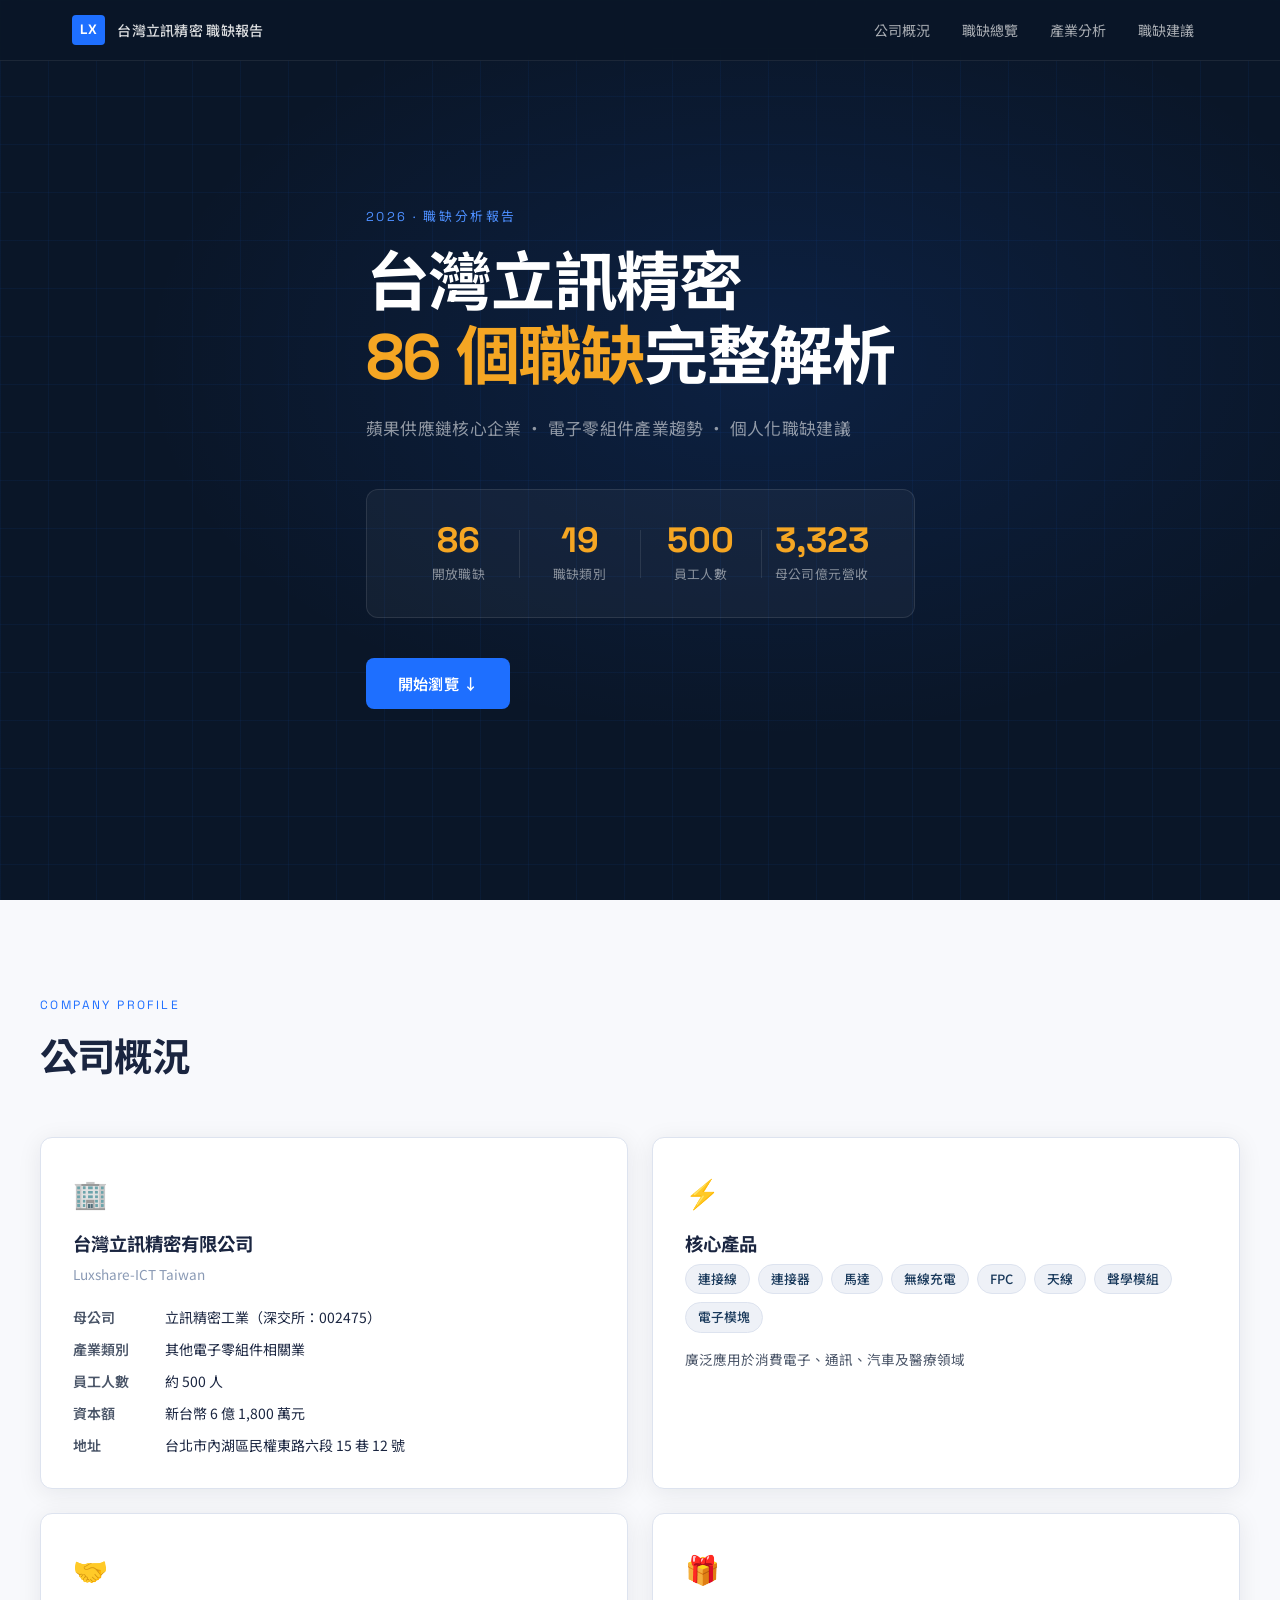
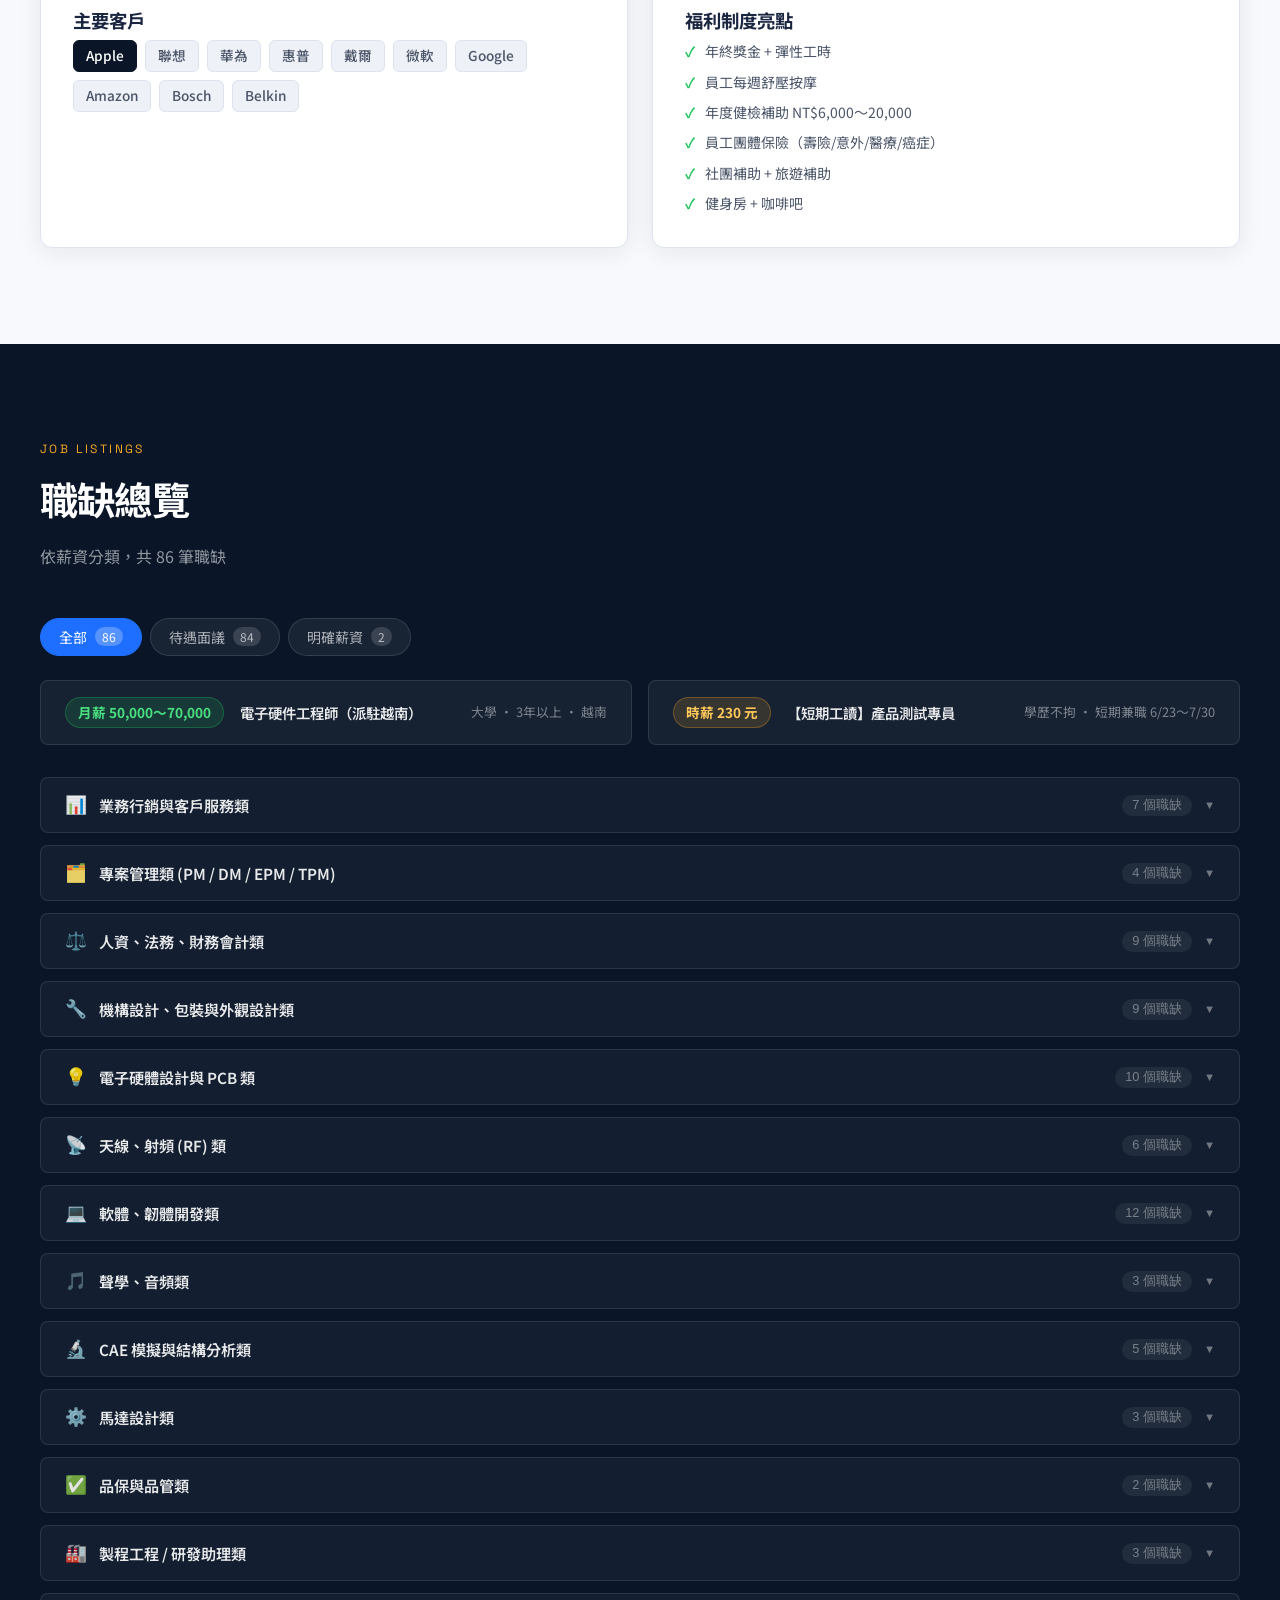
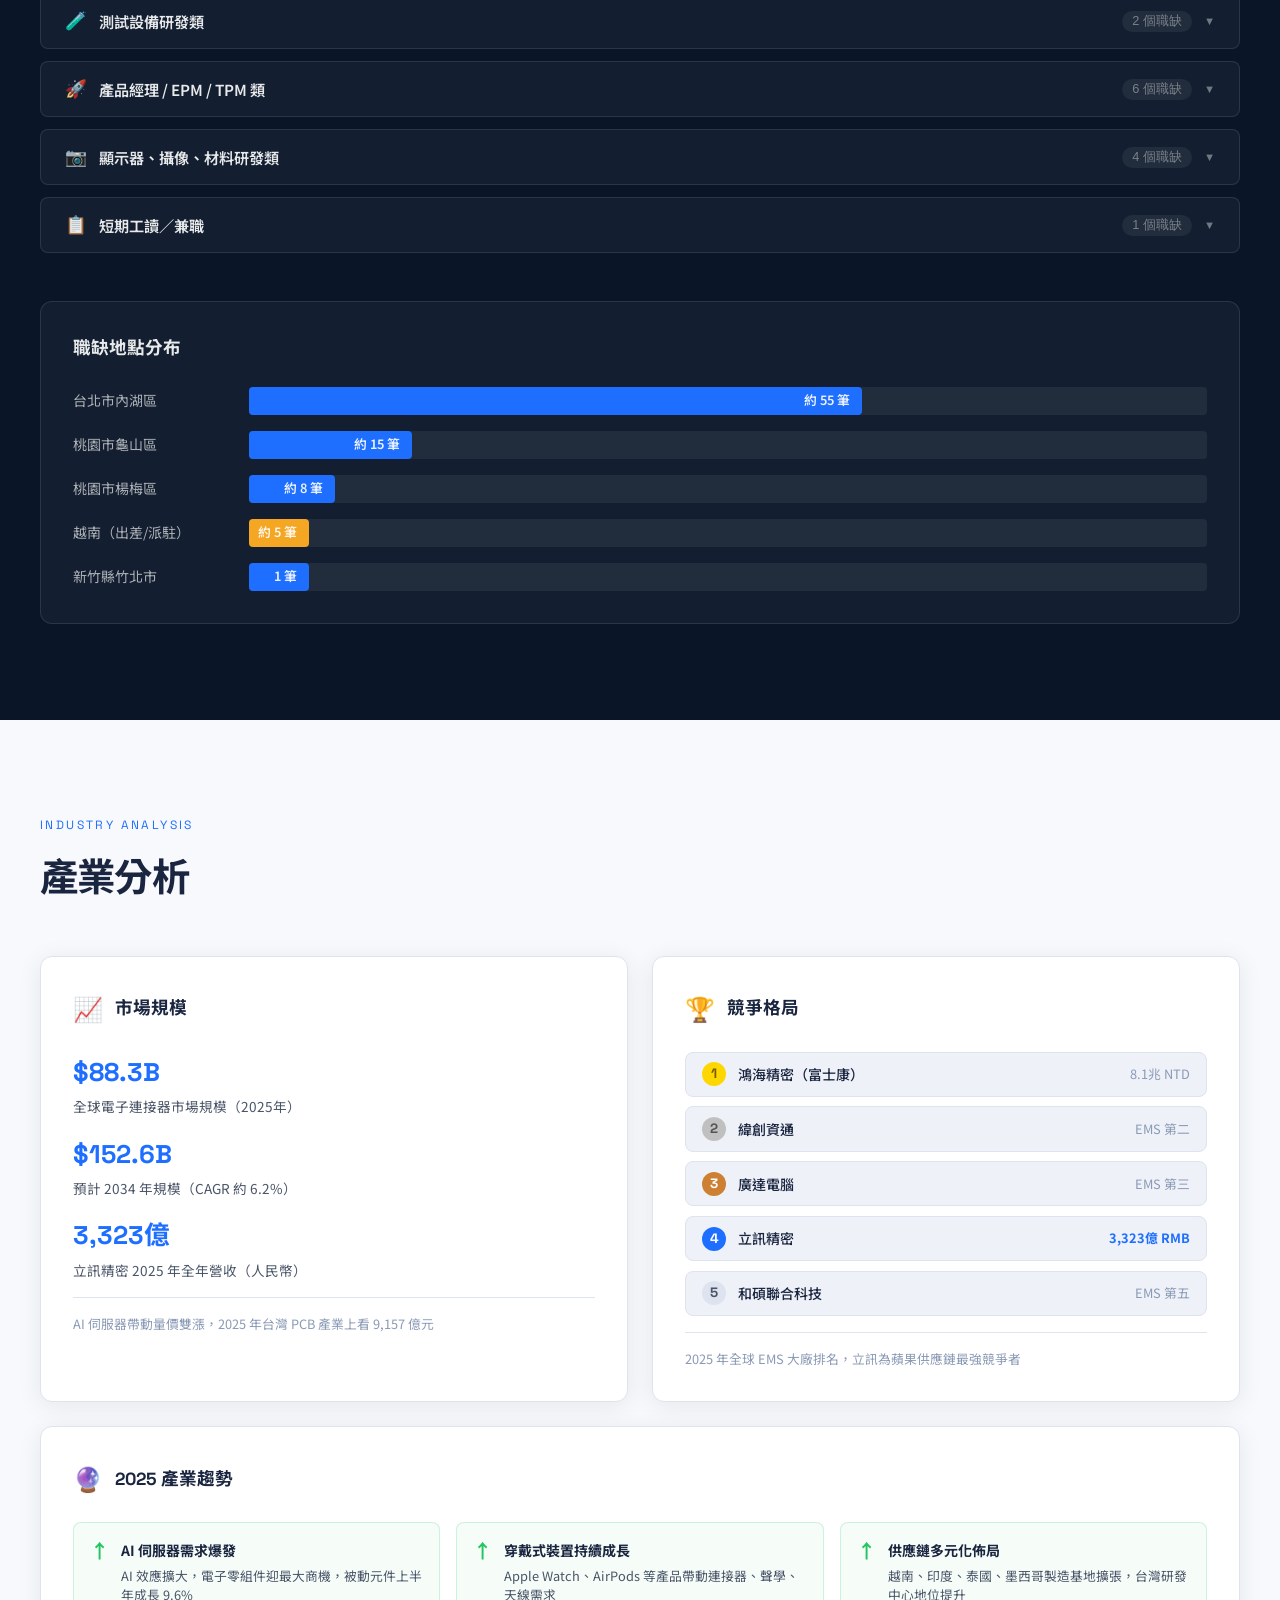
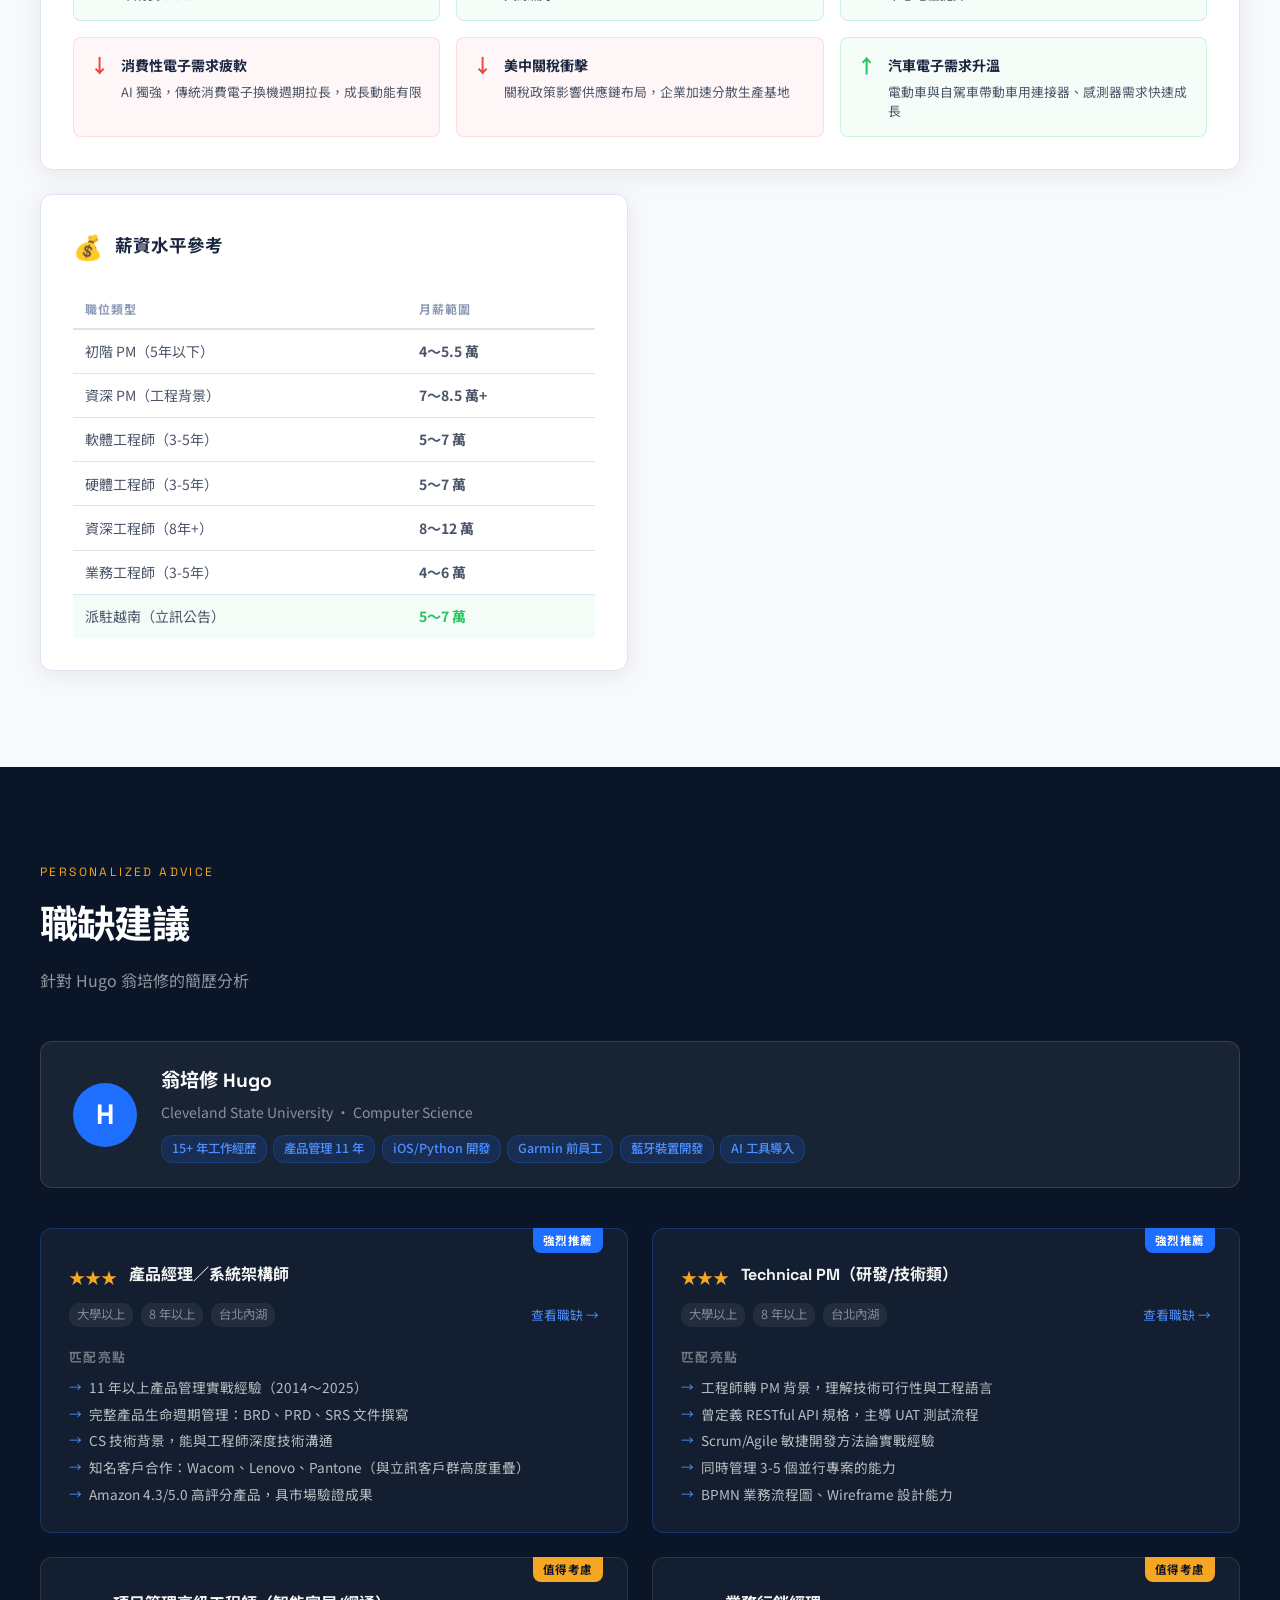
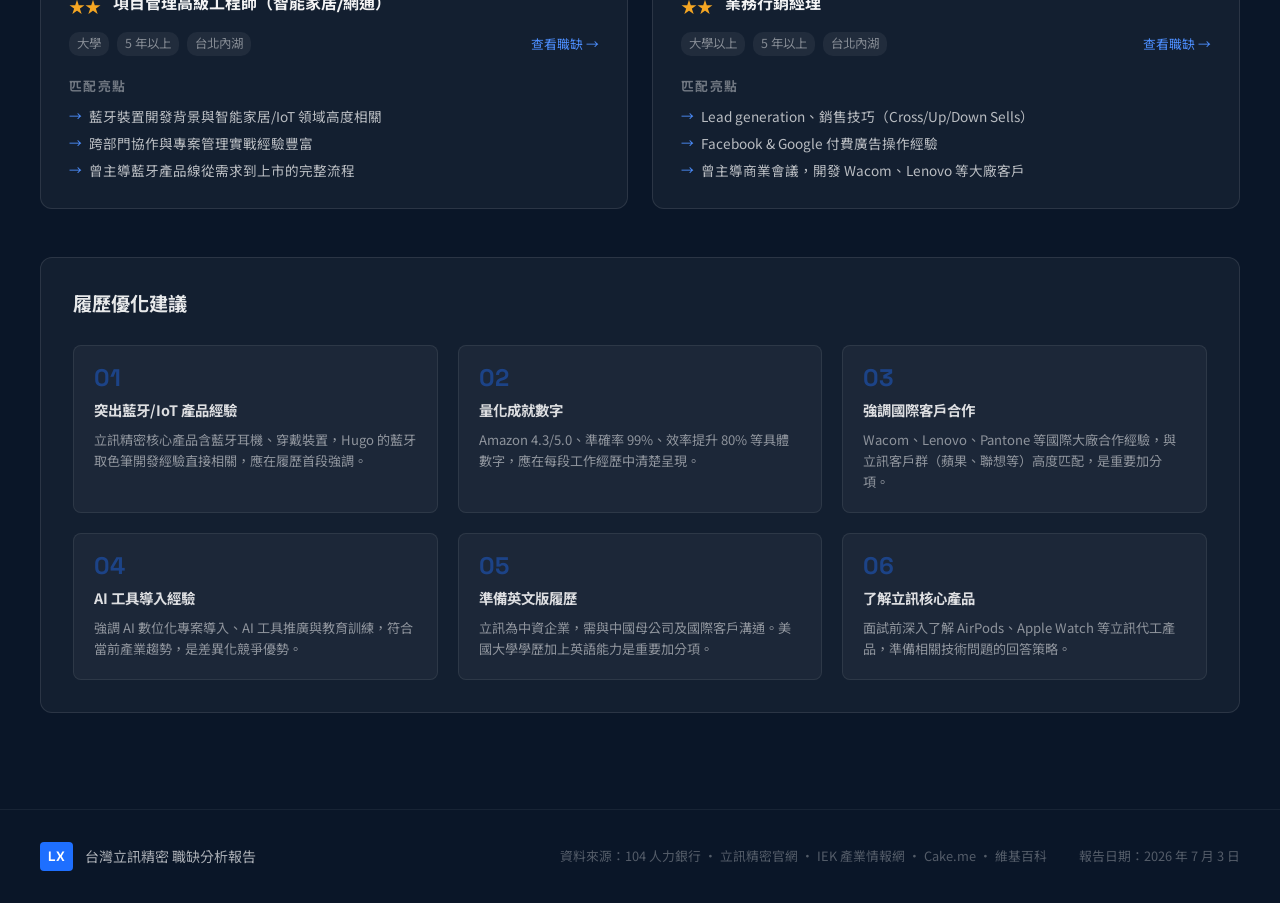
<file: demo/ict-104.html>
<!DOCTYPE html>
<html lang="zh-TW">
  <head>
    <meta charset="UTF-8" />
    <meta name="viewport" content="width=device-width, initial-scale=1.0" />
    <title>台灣立訊精密 — 職缺分析報告</title>
    <link rel="preconnect" href="https://fonts.googleapis.com">
    <link rel="preconnect" href="https://fonts.gstatic.com" crossorigin>
    <link href="https://fonts.googleapis.com/css2?family=Noto+Sans+TC:wght@300;400;500;700;900&family=Space+Grotesk:wght@400;500;700&display=swap" rel="stylesheet">
    <style>
/* =============================================
   LUXSHARE REPORT — STYLE SYSTEM
   Design: Industrial Precision + Clean Data
   Palette: Deep navy, electric blue, warm white, accent amber
   ============================================= */

:root {
  --navy: #0a1628;
  --navy-mid: #0f2040;
  --navy-light: #1a3a5c;
  --blue: #1e6fff;
  --blue-light: #4d8fff;
  --amber: #f5a623;
  --amber-light: #ffc85a;
  --white: #f8f9fc;
  --off-white: #eef1f7;
  --text: #1a2540;
  --text-mid: #4a5568;
  --text-light: #8a9ab5;
  --border: #dde3ef;
  --green: #22c55e;
  --red: #ef4444;
  --card-bg: #ffffff;
  --shadow: 0 4px 24px rgba(10,22,40,0.08);
  --shadow-lg: 0 12px 48px rgba(10,22,40,0.14);
  --radius: 12px;
  --radius-sm: 8px;
  --font-display: 'Space Grotesk', 'Noto Sans TC', sans-serif;
  --font-body: 'Noto Sans TC', 'Space Grotesk', sans-serif;
}

*, *::before, *::after { box-sizing: border-box; margin: 0; padding: 0; }

html { scroll-behavior: smooth; font-size: 16px; }

body {
  font-family: var(--font-body);
  background: var(--white);
  color: var(--text);
  line-height: 1.6;
  overflow-x: hidden;
}

/* ---- NAV ---- */
.nav {
  position: fixed;
  top: 0; left: 0; right: 0;
  z-index: 100;
  background: rgba(10,22,40,0.92);
  backdrop-filter: blur(12px);
  border-bottom: 1px solid rgba(255,255,255,0.08);
  transition: background 0.3s;
}
.nav-inner {
  max-width: 1200px;
  margin: 0 auto;
  padding: 0 2rem;
  height: 60px;
  display: flex;
  align-items: center;
  gap: 2rem;
}
.nav-logo {
  display: flex;
  align-items: center;
  gap: 0.75rem;
  text-decoration: none;
  flex-shrink: 0;
}
.logo-mark {
  background: var(--blue);
  color: #fff;
  font-family: var(--font-display);
  font-weight: 700;
  font-size: 0.85rem;
  letter-spacing: 0.05em;
  padding: 4px 8px;
  border-radius: 4px;
}
.logo-text {
  color: rgba(255,255,255,0.85);
  font-size: 0.875rem;
  font-weight: 500;
  letter-spacing: 0.02em;
}
.nav-links {
  display: flex;
  list-style: none;
  gap: 0.25rem;
  margin-left: auto;
}
.nav-links a {
  color: rgba(255,255,255,0.65);
  text-decoration: none;
  font-size: 0.875rem;
  padding: 6px 14px;
  border-radius: 6px;
  transition: all 0.2s;
}
.nav-links a:hover {
  color: #fff;
  background: rgba(255,255,255,0.08);
}
.nav-toggle {
  display: none;
  flex-direction: column;
  gap: 5px;
  background: none;
  border: none;
  cursor: pointer;
  padding: 4px;
  margin-left: auto;
}
.nav-toggle span {
  display: block;
  width: 22px;
  height: 2px;
  background: rgba(255,255,255,0.8);
  border-radius: 2px;
  transition: all 0.3s;
}

/* ---- HERO ---- */
.hero {
  min-height: 100vh;
  background: var(--navy);
  display: flex;
  align-items: center;
  position: relative;
  overflow: hidden;
  padding: 80px 2rem 4rem;
}
.hero-bg-grid {
  position: absolute;
  inset: 0;
  background-image:
    linear-gradient(rgba(30,111,255,0.06) 1px, transparent 1px),
    linear-gradient(90deg, rgba(30,111,255,0.06) 1px, transparent 1px);
  background-size: 48px 48px;
  pointer-events: none;
}
.hero-bg-grid::after {
  content: '';
  position: absolute;
  inset: 0;
  background: radial-gradient(ellipse 70% 60% at 60% 40%, rgba(30,111,255,0.12) 0%, transparent 70%);
}
.hero-content {
  max-width: 900px;
  margin: 0 auto;
  position: relative;
  z-index: 1;
}
.hero-eyebrow {
  font-family: var(--font-display);
  font-size: 0.8rem;
  letter-spacing: 0.2em;
  text-transform: uppercase;
  color: var(--blue-light);
  margin-bottom: 1.25rem;
}
.hero-title {
  font-family: var(--font-display);
  font-size: clamp(2.4rem, 5vw, 4rem);
  font-weight: 700;
  color: #fff;
  line-height: 1.15;
  margin-bottom: 1.25rem;
  letter-spacing: -0.02em;
}
.hero-accent {
  color: var(--amber);
}
.hero-sub {
  font-size: 1.05rem;
  color: rgba(255,255,255,0.55);
  margin-bottom: 3rem;
  letter-spacing: 0.02em;
}
.hero-stats {
  display: flex;
  align-items: center;
  gap: 0;
  margin-bottom: 2.5rem;
  background: rgba(255,255,255,0.04);
  border: 1px solid rgba(255,255,255,0.1);
  border-radius: var(--radius);
  padding: 1.5rem 2rem;
  flex-wrap: wrap;
}
.stat-item {
  display: flex;
  flex-direction: column;
  align-items: center;
  flex: 1;
  min-width: 120px;
  padding: 0.5rem;
}
.stat-num {
  font-family: var(--font-display);
  font-size: 2.2rem;
  font-weight: 700;
  color: var(--amber);
  line-height: 1;
  margin-bottom: 0.4rem;
}
.stat-label {
  font-size: 0.8rem;
  color: rgba(255,255,255,0.5);
  text-align: center;
  letter-spacing: 0.03em;
}
.stat-divider {
  width: 1px;
  height: 48px;
  background: rgba(255,255,255,0.1);
  flex-shrink: 0;
}
.hero-cta {
  display: inline-block;
  background: var(--blue);
  color: #fff;
  text-decoration: none;
  padding: 0.85rem 2rem;
  border-radius: var(--radius-sm);
  font-weight: 600;
  font-size: 0.95rem;
  letter-spacing: 0.03em;
  transition: all 0.2s;
}
.hero-cta:hover {
  background: var(--blue-light);
  transform: translateY(-2px);
  box-shadow: 0 8px 24px rgba(30,111,255,0.35);
}

/* ---- SECTIONS ---- */
.section {
  padding: 6rem 2rem;
}
.section-dark {
  background: var(--navy);
  color: #fff;
}
.container {
  max-width: 1200px;
  margin: 0 auto;
}
.section-header {
  margin-bottom: 3rem;
}
.section-eyebrow {
  display: block;
  font-family: var(--font-display);
  font-size: 0.75rem;
  letter-spacing: 0.2em;
  text-transform: uppercase;
  color: var(--blue);
  margin-bottom: 0.75rem;
}
.section-dark .section-eyebrow {
  color: var(--amber);
}
.section-title {
  font-family: var(--font-display);
  font-size: clamp(1.8rem, 3vw, 2.5rem);
  font-weight: 700;
  letter-spacing: -0.02em;
  color: var(--text);
}
.section-dark .section-title {
  color: #fff;
}
.section-desc {
  margin-top: 0.75rem;
  color: var(--text-mid);
  font-size: 1rem;
}
.section-dark .section-desc {
  color: rgba(255,255,255,0.55);
}

/* ---- COMPANY GRID ---- */
.company-grid {
  display: grid;
  grid-template-columns: repeat(2, 1fr);
  gap: 1.5rem;
}
.company-card {
  background: var(--card-bg);
  border-radius: var(--radius);
  padding: 2rem;
  border: 1px solid var(--border);
  box-shadow: var(--shadow);
  transition: transform 0.2s, box-shadow 0.2s;
}
.company-card:hover {
  transform: translateY(-3px);
  box-shadow: var(--shadow-lg);
}
.card-icon {
  font-size: 1.75rem;
  margin-bottom: 1rem;
}
.company-card h3 {
  font-family: var(--font-display);
  font-size: 1.15rem;
  font-weight: 700;
  margin-bottom: 0.25rem;
  color: var(--text);
}
.card-sub {
  font-size: 0.85rem;
  color: var(--text-light);
  margin-bottom: 1.25rem;
}
.info-list { display: flex; flex-direction: column; gap: 0.6rem; }
.info-row { display: flex; gap: 0.75rem; align-items: flex-start; font-size: 0.875rem; }
.info-label {
  font-weight: 600;
  color: var(--text-mid);
  min-width: 80px;
  flex-shrink: 0;
}
.info-val { color: var(--text); }

.tag-cloud { display: flex; flex-wrap: wrap; gap: 0.5rem; margin-bottom: 1rem; }
.tag {
  background: var(--off-white);
  color: var(--navy-light);
  padding: 4px 12px;
  border-radius: 20px;
  font-size: 0.8rem;
  font-weight: 500;
  border: 1px solid var(--border);
}
.card-note { font-size: 0.85rem; color: var(--text-mid); }

.client-logos { display: flex; flex-wrap: wrap; gap: 0.5rem; margin-bottom: 0.75rem; }
.client-name {
  background: var(--off-white);
  color: var(--text-mid);
  padding: 4px 12px;
  border-radius: 6px;
  font-size: 0.85rem;
  font-weight: 500;
  border: 1px solid var(--border);
}
.client-name.highlight {
  background: var(--navy);
  color: #fff;
  border-color: var(--navy);
}

.benefit-list { list-style: none; display: flex; flex-direction: column; gap: 0.5rem; }
.benefit-list li {
  font-size: 0.875rem;
  color: var(--text-mid);
  padding-left: 1.25rem;
  position: relative;
}
.benefit-list li::before {
  content: '✓';
  position: absolute;
  left: 0;
  color: var(--green);
  font-weight: 700;
}

/* ---- FILTER BAR ---- */
.filter-bar {
  display: flex;
  gap: 0.5rem;
  margin-bottom: 1.5rem;
  flex-wrap: wrap;
}
.filter-btn {
  background: rgba(255,255,255,0.06);
  border: 1px solid rgba(255,255,255,0.12);
  color: rgba(255,255,255,0.65);
  padding: 8px 18px;
  border-radius: 24px;
  font-size: 0.875rem;
  cursor: pointer;
  transition: all 0.2s;
  font-family: var(--font-body);
  display: flex;
  align-items: center;
  gap: 0.5rem;
}
.filter-btn:hover, .filter-btn.active {
  background: var(--blue);
  border-color: var(--blue);
  color: #fff;
}
.filter-count {
  background: rgba(255,255,255,0.15);
  padding: 1px 7px;
  border-radius: 10px;
  font-size: 0.75rem;
}
.filter-btn.active .filter-count {
  background: rgba(255,255,255,0.25);
}

/* ---- SALARY BANNER ---- */
.salary-banner {
  display: flex;
  gap: 1rem;
  margin-bottom: 2rem;
  flex-wrap: wrap;
}
.salary-banner-item {
  background: rgba(255,255,255,0.05);
  border: 1px solid rgba(255,255,255,0.1);
  border-radius: var(--radius-sm);
  padding: 1rem 1.5rem;
  display: flex;
  align-items: center;
  gap: 1rem;
  flex: 1;
  min-width: 280px;
}
.salary-badge {
  padding: 4px 12px;
  border-radius: 20px;
  font-size: 0.85rem;
  font-weight: 700;
  white-space: nowrap;
  flex-shrink: 0;
}
.salary-badge.high {
  background: rgba(34,197,94,0.15);
  color: #4ade80;
  border: 1px solid rgba(34,197,94,0.3);
}
.salary-badge.low {
  background: rgba(245,166,35,0.15);
  color: var(--amber-light);
  border: 1px solid rgba(245,166,35,0.3);
}
.salary-job {
  color: rgba(255,255,255,0.9);
  font-weight: 600;
  font-size: 0.9rem;
}
.salary-note {
  color: rgba(255,255,255,0.45);
  font-size: 0.8rem;
  margin-left: auto;
}

/* ---- ACCORDION ---- */
.accordion-container { display: flex; flex-direction: column; gap: 0.75rem; margin-bottom: 3rem; }
.accordion-item {
  background: rgba(255,255,255,0.04);
  border: 1px solid rgba(255,255,255,0.1);
  border-radius: var(--radius-sm);
  overflow: hidden;
  transition: border-color 0.2s;
}
.accordion-item.hidden { display: none; }
.accordion-item:hover { border-color: rgba(255,255,255,0.2); }
.accordion-header {
  width: 100%;
  background: none;
  border: none;
  padding: 1rem 1.5rem;
  display: flex;
  align-items: center;
  gap: 0.75rem;
  cursor: pointer;
  text-align: left;
  color: rgba(255,255,255,0.9);
  transition: background 0.2s;
}
.accordion-header:hover { background: rgba(255,255,255,0.04); }
.acc-icon { font-size: 1.1rem; flex-shrink: 0; }
.acc-title {
  font-weight: 600;
  font-size: 0.95rem;
  flex: 1;
  font-family: var(--font-body);
}
.acc-count {
  font-size: 0.8rem;
  color: rgba(255,255,255,0.4);
  background: rgba(255,255,255,0.06);
  padding: 2px 10px;
  border-radius: 12px;
}
.acc-arrow {
  font-size: 0.7rem;
  color: rgba(255,255,255,0.4);
  transition: transform 0.3s;
  flex-shrink: 0;
}
.accordion-item.open .acc-arrow { transform: rotate(180deg); }
.accordion-body {
  display: none;
  padding: 0 1.5rem 1.5rem;
  overflow-x: auto;
}
.accordion-item.open .accordion-body { display: block; }

/* ---- JOB TABLE ---- */
.job-table {
  width: 100%;
  border-collapse: collapse;
  font-size: 0.85rem;
  min-width: 600px;
}
.job-table thead tr {
  border-bottom: 1px solid rgba(255,255,255,0.1);
}
.job-table th {
  padding: 0.6rem 0.75rem;
  text-align: left;
  font-size: 0.75rem;
  text-transform: uppercase;
  letter-spacing: 0.08em;
  color: rgba(255,255,255,0.4);
  font-weight: 600;
}
.job-table td {
  padding: 0.65rem 0.75rem;
  color: rgba(255,255,255,0.75);
  border-bottom: 1px solid rgba(255,255,255,0.05);
  vertical-align: middle;
}
.job-table tr:last-child td { border-bottom: none; }
.job-table tr:hover td { background: rgba(255,255,255,0.03); }
.job-table a {
  color: var(--blue-light);
  text-decoration: none;
}
.job-table a:hover { text-decoration: underline; }
.salary-neg { color: rgba(255,255,255,0.4); font-style: italic; }
.salary-fixed {
  color: #4ade80;
  font-weight: 700;
}
.highlight-row td { background: rgba(34,197,94,0.06); }

/* ---- LOCATION BARS ---- */
.chart-section {
  background: rgba(255,255,255,0.04);
  border: 1px solid rgba(255,255,255,0.1);
  border-radius: var(--radius);
  padding: 2rem;
}
.chart-title {
  font-family: var(--font-display);
  font-size: 1.1rem;
  color: rgba(255,255,255,0.9);
  margin-bottom: 1.5rem;
}
.location-bars { display: flex; flex-direction: column; gap: 1rem; }
.loc-bar-item { display: flex; align-items: center; gap: 1rem; }
.loc-name {
  font-size: 0.875rem;
  color: rgba(255,255,255,0.65);
  min-width: 160px;
  flex-shrink: 0;
}
.loc-bar-wrap { flex: 1; background: rgba(255,255,255,0.06); border-radius: 4px; height: 28px; }
.loc-bar {
  height: 100%;
  background: var(--blue);
  border-radius: 4px;
  display: flex;
  align-items: center;
  padding-right: 0.75rem;
  justify-content: flex-end;
  min-width: 60px;
  transition: width 1s ease;
}
.loc-bar.loc-bar-accent { background: var(--amber); }
.loc-bar span {
  font-size: 0.8rem;
  color: rgba(255,255,255,0.9);
  font-weight: 600;
  white-space: nowrap;
}

/* ---- INDUSTRY GRID ---- */
.industry-grid {
  display: grid;
  grid-template-columns: repeat(2, 1fr);
  gap: 1.5rem;
}
.industry-card {
  background: var(--card-bg);
  border-radius: var(--radius);
  padding: 2rem;
  border: 1px solid var(--border);
  box-shadow: var(--shadow);
}
.industry-card-wide {
  grid-column: 1 / -1;
}
.industry-card-header {
  display: flex;
  align-items: center;
  gap: 0.75rem;
  margin-bottom: 1.5rem;
}
.ind-icon { font-size: 1.5rem; }
.industry-card h3 {
  font-family: var(--font-display);
  font-size: 1.1rem;
  font-weight: 700;
  color: var(--text);
}
.ind-note {
  font-size: 0.8rem;
  color: var(--text-light);
  margin-top: 1rem;
  padding-top: 1rem;
  border-top: 1px solid var(--border);
}

.market-stats { display: flex; flex-direction: column; gap: 1rem; }
.market-stat {
  display: flex;
  flex-direction: column;
  gap: 0.2rem;
}
.market-num {
  font-family: var(--font-display);
  font-size: 1.6rem;
  font-weight: 700;
  color: var(--blue);
}
.market-desc { font-size: 0.85rem; color: var(--text-mid); }

.competitor-list { display: flex; flex-direction: column; gap: 0.6rem; }
.comp-item {
  display: flex;
  align-items: center;
  gap: 0.75rem;
  padding: 0.6rem 1rem;
  border-radius: var(--radius-sm);
  background: var(--off-white);
  border: 1px solid var(--border);
}
.rank {
  font-family: var(--font-display);
  font-weight: 700;
  font-size: 0.85rem;
  width: 24px;
  height: 24px;
  border-radius: 50%;
  display: flex;
  align-items: center;
  justify-content: center;
  flex-shrink: 0;
  background: var(--border);
  color: var(--text-mid);
}
.rank-1 .rank { background: #ffd700; color: #7a5c00; }
.rank-2 .rank { background: #c0c0c0; color: #555; }
.rank-3 .rank { background: #cd7f32; color: #fff; }
.rank-4 .rank { background: var(--blue); color: #fff; }
.comp-name { flex: 1; font-size: 0.875rem; font-weight: 500; color: var(--text); }
.comp-rev { font-size: 0.8rem; color: var(--text-light); }
.highlight-text { color: var(--blue); font-weight: 700; }

.trend-grid {
  display: grid;
  grid-template-columns: repeat(3, 1fr);
  gap: 1rem;
}
.trend-item {
  display: flex;
  gap: 0.75rem;
  padding: 1rem;
  border-radius: var(--radius-sm);
  border: 1px solid var(--border);
}
.trend-up { background: rgba(34,197,94,0.04); border-color: rgba(34,197,94,0.2); }
.trend-down { background: rgba(239,68,68,0.04); border-color: rgba(239,68,68,0.15); }
.trend-arrow {
  font-size: 1.2rem;
  font-weight: 700;
  flex-shrink: 0;
  line-height: 1;
  margin-top: 2px;
}
.trend-up .trend-arrow { color: var(--green); }
.trend-down .trend-arrow { color: var(--red); }
.trend-item strong { display: block; font-size: 0.875rem; color: var(--text); margin-bottom: 0.3rem; }
.trend-item p { font-size: 0.8rem; color: var(--text-mid); line-height: 1.5; }

.salary-ref-table { width: 100%; border-collapse: collapse; font-size: 0.875rem; }
.salary-ref-table th {
  text-align: left;
  padding: 0.6rem 0.75rem;
  font-size: 0.75rem;
  text-transform: uppercase;
  letter-spacing: 0.08em;
  color: var(--text-light);
  border-bottom: 2px solid var(--border);
}
.salary-ref-table td {
  padding: 0.65rem 0.75rem;
  border-bottom: 1px solid var(--border);
  color: var(--text-mid);
}
.salary-ref-table tr:last-child td { border-bottom: none; }
.salary-range { font-weight: 700; color: var(--blue); }
.salary-ref-table .highlight-row td { background: rgba(34,197,94,0.05); }
.salary-ref-table .salary-fixed { color: var(--green); }

/* ---- RECOMMENDATION ---- */
.profile-card {
  display: flex;
  align-items: center;
  gap: 1.5rem;
  background: rgba(255,255,255,0.06);
  border: 1px solid rgba(255,255,255,0.12);
  border-radius: var(--radius);
  padding: 1.5rem 2rem;
  margin-bottom: 2.5rem;
}
.profile-avatar {
  width: 64px;
  height: 64px;
  border-radius: 50%;
  background: var(--blue);
  display: flex;
  align-items: center;
  justify-content: center;
  font-family: var(--font-display);
  font-size: 1.75rem;
  font-weight: 700;
  color: #fff;
  flex-shrink: 0;
}
.profile-info h3 {
  font-family: var(--font-display);
  font-size: 1.2rem;
  font-weight: 700;
  color: #fff;
  margin-bottom: 0.25rem;
}
.profile-sub { font-size: 0.875rem; color: rgba(255,255,255,0.5); margin-bottom: 0.75rem; }
.profile-tags { display: flex; flex-wrap: wrap; gap: 0.4rem; }
.ptag {
  background: rgba(30,111,255,0.15);
  color: var(--blue-light);
  border: 1px solid rgba(30,111,255,0.25);
  padding: 3px 10px;
  border-radius: 12px;
  font-size: 0.78rem;
  font-weight: 500;
}

.rec-grid {
  display: grid;
  grid-template-columns: repeat(2, 1fr);
  gap: 1.5rem;
  margin-bottom: 3rem;
}
.rec-card {
  background: rgba(255,255,255,0.04);
  border: 1px solid rgba(255,255,255,0.1);
  border-radius: var(--radius);
  padding: 1.75rem;
  position: relative;
  transition: border-color 0.2s, transform 0.2s;
}
.rec-card:hover {
  border-color: rgba(255,255,255,0.2);
  transform: translateY(-2px);
}
.rec-top { border-color: rgba(30,111,255,0.3); }
.rec-badge {
  position: absolute;
  top: -1px;
  right: 1.5rem;
  background: var(--blue);
  color: #fff;
  font-size: 0.72rem;
  font-weight: 700;
  padding: 3px 10px;
  border-radius: 0 0 8px 8px;
  letter-spacing: 0.05em;
}
.rec-badge-mid { background: var(--amber); color: var(--navy); }
.rec-header {
  display: flex;
  align-items: flex-start;
  gap: 0.75rem;
  margin-bottom: 0.75rem;
  margin-top: 0.5rem;
}
.rec-stars { color: var(--amber); font-size: 1rem; flex-shrink: 0; }
.rec-card h3 {
  font-family: var(--font-display);
  font-size: 1rem;
  font-weight: 700;
  color: rgba(255,255,255,0.95);
  line-height: 1.3;
}
.rec-meta {
  display: flex;
  align-items: center;
  gap: 0.5rem;
  flex-wrap: wrap;
  margin-bottom: 1.25rem;
}
.rec-meta span {
  font-size: 0.78rem;
  color: rgba(255,255,255,0.45);
  background: rgba(255,255,255,0.06);
  padding: 2px 8px;
  border-radius: 10px;
}
.rec-link {
  color: var(--blue-light);
  font-size: 0.8rem;
  text-decoration: none;
  margin-left: auto;
}
.rec-link:hover { text-decoration: underline; }
.rec-match h4 {
  font-size: 0.8rem;
  text-transform: uppercase;
  letter-spacing: 0.1em;
  color: rgba(255,255,255,0.4);
  margin-bottom: 0.6rem;
}
.rec-match ul {
  list-style: none;
  display: flex;
  flex-direction: column;
  gap: 0.4rem;
}
.rec-match li {
  font-size: 0.85rem;
  color: rgba(255,255,255,0.7);
  padding-left: 1.25rem;
  position: relative;
  line-height: 1.5;
}
.rec-match li::before {
  content: '→';
  position: absolute;
  left: 0;
  color: var(--blue-light);
  font-size: 0.8rem;
}

/* ---- TIPS ---- */
.tips-section {
  background: rgba(255,255,255,0.04);
  border: 1px solid rgba(255,255,255,0.1);
  border-radius: var(--radius);
  padding: 2rem;
}
.tips-title {
  font-family: var(--font-display);
  font-size: 1.2rem;
  font-weight: 700;
  color: rgba(255,255,255,0.9);
  margin-bottom: 1.5rem;
}
.tips-grid {
  display: grid;
  grid-template-columns: repeat(3, 1fr);
  gap: 1.25rem;
}
.tip-card {
  background: rgba(255,255,255,0.04);
  border: 1px solid rgba(255,255,255,0.08);
  border-radius: var(--radius-sm);
  padding: 1.25rem;
}
.tip-num {
  font-family: var(--font-display);
  font-size: 1.5rem;
  font-weight: 700;
  color: rgba(30,111,255,0.4);
  display: block;
  margin-bottom: 0.5rem;
  line-height: 1;
}
.tip-card h4 {
  font-size: 0.9rem;
  font-weight: 700;
  color: rgba(255,255,255,0.85);
  margin-bottom: 0.5rem;
}
.tip-card p {
  font-size: 0.82rem;
  color: rgba(255,255,255,0.5);
  line-height: 1.6;
}

/* ---- FOOTER ---- */
.footer {
  background: var(--navy);
  border-top: 1px solid rgba(255,255,255,0.06);
  padding: 2rem;
}
.footer-inner {
  max-width: 1200px;
  margin: 0 auto;
  display: flex;
  align-items: center;
  gap: 2rem;
  flex-wrap: wrap;
}
.footer-logo {
  display: flex;
  align-items: center;
  gap: 0.75rem;
  color: rgba(255,255,255,0.65);
  font-size: 0.875rem;
}
.footer-note, .footer-date {
  font-size: 0.8rem;
  color: rgba(255,255,255,0.3);
  margin-left: auto;
}
.footer-date { margin-left: 0; }

/* ---- RESPONSIVE ---- */
@media (max-width: 900px) {
  .company-grid { grid-template-columns: 1fr; }
  .industry-grid { grid-template-columns: 1fr; }
  .industry-card-wide { grid-column: 1; }
  .trend-grid { grid-template-columns: repeat(2, 1fr); }
  .rec-grid { grid-template-columns: 1fr; }
  .tips-grid { grid-template-columns: repeat(2, 1fr); }
}

@media (max-width: 640px) {
  .nav-links { display: none; }
  .nav-links.open {
    display: flex;
    flex-direction: column;
    position: absolute;
    top: 60px;
    left: 0; right: 0;
    background: var(--navy);
    padding: 1rem;
    border-bottom: 1px solid rgba(255,255,255,0.1);
  }
  .nav-toggle { display: flex; }
  .hero-stats { flex-direction: column; }
  .stat-divider { width: 100%; height: 1px; }
  .trend-grid { grid-template-columns: 1fr; }
  .tips-grid { grid-template-columns: 1fr; }
  .salary-banner { flex-direction: column; }
  .loc-name { min-width: 120px; font-size: 0.8rem; }
  .footer-inner { flex-direction: column; align-items: flex-start; }
  .footer-note { margin-left: 0; }
}

/* ---- ANIMATIONS ---- */
@keyframes fadeInUp {
  from { opacity: 0; transform: translateY(20px); }
  to { opacity: 1; transform: translateY(0); }
}
.hero-content > * {
  animation: fadeInUp 0.6s ease both;
}
.hero-eyebrow { animation-delay: 0.1s; }
.hero-title { animation-delay: 0.2s; }
.hero-sub { animation-delay: 0.3s; }
.hero-stats { animation-delay: 0.4s; }
.hero-cta { animation-delay: 0.5s; }

@media (prefers-reduced-motion: reduce) {
  *, *::before, *::after { animation: none !important; transition: none !important; }
}

</style>
  </head>
  <body>

    <!-- NAV -->
    <nav class="nav" id="mainNav">
      <div class="nav-inner">
        <div class="nav-logo">
          <span class="logo-mark">LX</span>
          <span class="logo-text">台灣立訊精密 職缺報告</span>
        </div>
        <ul class="nav-links">
          <li><a href="#company">公司概況</a></li>
          <li><a href="#jobs">職缺總覽</a></li>
          <li><a href="#industry">產業分析</a></li>
          <li><a href="#recommendation">職缺建議</a></li>
        </ul>
        <button class="nav-toggle" id="navToggle" aria-label="選單">
          <span></span><span></span><span></span>
        </button>
      </div>
    </nav>

    <!-- HERO -->
    <header class="hero" id="top">
      <div class="hero-bg-grid"></div>
      <div class="hero-content">
        <div class="hero-eyebrow">2026 · 職缺分析報告</div>
        <h1 class="hero-title">
          台灣立訊精密<br>
          <span class="hero-accent">86 個職缺</span>完整解析
        </h1>
        <p class="hero-sub">蘋果供應鏈核心企業 · 電子零組件產業趨勢 · 個人化職缺建議</p>
        <div class="hero-stats">
          <div class="stat-item">
            <span class="stat-num" data-target="86">0</span>
            <span class="stat-label">開放職缺</span>
          </div>
          <div class="stat-divider"></div>
          <div class="stat-item">
            <span class="stat-num" data-target="19">0</span>
            <span class="stat-label">職缺類別</span>
          </div>
          <div class="stat-divider"></div>
          <div class="stat-item">
            <span class="stat-num" data-target="500">0</span>
            <span class="stat-label">員工人數</span>
          </div>
          <div class="stat-divider"></div>
          <div class="stat-item">
            <span class="stat-num">3,323</span>
            <span class="stat-label">母公司億元營收</span>
          </div>
        </div>
        <a href="#company" class="hero-cta">開始瀏覽 ↓</a>
      </div>
    </header>

    <!-- COMPANY SECTION -->
    <section class="section" id="company">
      <div class="container">
        <div class="section-header">
          <span class="section-eyebrow">COMPANY PROFILE</span>
          <h2 class="section-title">公司概況</h2>
        </div>

        <div class="company-grid">
          <div class="company-card card-main">
            <div class="card-icon">🏢</div>
            <h3>台灣立訊精密有限公司</h3>
            <p class="card-sub">Luxshare-ICT Taiwan</p>
            <div class="info-list">
              <div class="info-row"><span class="info-label">母公司</span><span class="info-val">立訊精密工業（深交所：002475）</span></div>
              <div class="info-row"><span class="info-label">產業類別</span><span class="info-val">其他電子零組件相關業</span></div>
              <div class="info-row"><span class="info-label">員工人數</span><span class="info-val">約 500 人</span></div>
              <div class="info-row"><span class="info-label">資本額</span><span class="info-val">新台幣 6 億 1,800 萬元</span></div>
              <div class="info-row"><span class="info-label">地址</span><span class="info-val">台北市內湖區民權東路六段 15 巷 12 號</span></div>
            </div>
          </div>

          <div class="company-card card-products">
            <div class="card-icon">⚡</div>
            <h3>核心產品</h3>
            <div class="tag-cloud">
              <span class="tag">連接線</span>
              <span class="tag">連接器</span>
              <span class="tag">馬達</span>
              <span class="tag">無線充電</span>
              <span class="tag">FPC</span>
              <span class="tag">天線</span>
              <span class="tag">聲學模組</span>
              <span class="tag">電子模塊</span>
            </div>
            <p class="card-note">廣泛應用於消費電子、通訊、汽車及醫療領域</p>
          </div>

          <div class="company-card card-clients">
            <div class="card-icon">🤝</div>
            <h3>主要客戶</h3>
            <div class="client-logos">
              <span class="client-name highlight">Apple</span>
              <span class="client-name">聯想</span>
              <span class="client-name">華為</span>
              <span class="client-name">惠普</span>
              <span class="client-name">戴爾</span>
              <span class="client-name">微軟</span>
              <span class="client-name">Google</span>
              <span class="client-name">Amazon</span>
              <span class="client-name">Bosch</span>
              <span class="client-name">Belkin</span>
            </div>
          </div>

          <div class="company-card card-benefits">
            <div class="card-icon">🎁</div>
            <h3>福利制度亮點</h3>
            <ul class="benefit-list">
              <li>年終獎金 + 彈性工時</li>
              <li>員工每週舒壓按摩</li>
              <li>年度健檢補助 NT$6,000～20,000</li>
              <li>員工團體保險（壽險/意外/醫療/癌症）</li>
              <li>社團補助 + 旅遊補助</li>
              <li>健身房 + 咖啡吧</li>
            </ul>
          </div>
        </div>
      </div>
    </section>

    <!-- JOBS SECTION -->
    <section class="section section-dark" id="jobs">
      <div class="container">
        <div class="section-header">
          <span class="section-eyebrow">JOB LISTINGS</span>
          <h2 class="section-title">職缺總覽</h2>
          <p class="section-desc">依薪資分類，共 86 筆職缺</p>
        </div>

        <!-- Salary Filter Tabs -->
        <div class="filter-bar">
          <button class="filter-btn active" data-filter="all">全部 <span class="filter-count">86</span></button>
          <button class="filter-btn" data-filter="negotiable">待遇面議 <span class="filter-count">84</span></button>
          <button class="filter-btn" data-filter="fixed">明確薪資 <span class="filter-count">2</span></button>
        </div>

        <!-- Salary Highlight Banner -->
        <div class="salary-banner">
          <div class="salary-banner-item">
            <span class="salary-badge high">月薪 50,000～70,000</span>
            <span class="salary-job">電子硬件工程師（派駐越南）</span>
            <span class="salary-note">大學 · 3年以上 · 越南</span>
          </div>
          <div class="salary-banner-item">
            <span class="salary-badge low">時薪 230 元</span>
            <span class="salary-job">【短期工讀】產品測試專員</span>
            <span class="salary-note">學歷不拘 · 短期兼職 6/23～7/30</span>
          </div>
        </div>

        <!-- Category Accordion -->
        <div class="accordion-container">

          <!-- 業務行銷 -->
          <div class="accordion-item" data-category="negotiable">
            <button class="accordion-header">
              <span class="acc-icon">📊</span>
              <span class="acc-title">業務行銷與客戶服務類</span>
              <span class="acc-count">7 個職缺</span>
              <span class="acc-arrow">▼</span>
            </button>
            <div class="accordion-body">
              <table class="job-table">
                <thead><tr><th>職缺名稱</th><th>工作地點</th><th>薪資</th><th>學歷</th><th>經驗</th></tr></thead>
                <tbody>
                  <tr><td><a href="https://www.104.com.tw/job/8jtu9" target="_blank">業務行銷經理 (Sales & Marketing Manager)</a></td><td>台北內湖</td><td class="salary-neg">待遇面議</td><td>大學以上</td><td>5年以上</td></tr>
                  <tr><td><a href="https://www.104.com.tw/job/8kd87" target="_blank">國外業務專員</a></td><td>台北內湖</td><td class="salary-neg">待遇面議</td><td>大學以上</td><td>1年以上</td></tr>
                  <tr><td><a href="https://www.104.com.tw/job/7kix2" target="_blank">銷售高級工程師／銷售工程師</a></td><td>台北內湖</td><td class="salary-neg">待遇面議</td><td>大學以上</td><td>8年以上</td></tr>
                  <tr><td><a href="https://www.104.com.tw/job/922p9" target="_blank">銷售高級工程師</a></td><td>台北內湖</td><td class="salary-neg">待遇面議</td><td>大學</td><td>3年以上</td></tr>
                  <tr><td>銷售助理工程師 (Inside sales)</td><td>台北內湖</td><td class="salary-neg">待遇面議</td><td>大學以上</td><td>不拘</td></tr>
                  <tr><td>業務開發專案管理師</td><td>桃園龜山</td><td class="salary-neg">待遇面議</td><td>大學</td><td>1年以上</td></tr>
                  <tr><td>FAE 工程師／高級工程師</td><td>台北內湖</td><td class="salary-neg">待遇面議</td><td>大學以上</td><td>2年以上</td></tr>
                </tbody>
              </table>
            </div>
          </div>

          <!-- 專案管理 -->
          <div class="accordion-item" data-category="negotiable">
            <button class="accordion-header">
              <span class="acc-icon">🗂️</span>
              <span class="acc-title">專案管理類 (PM / DM / EPM / TPM)</span>
              <span class="acc-count">4 個職缺</span>
              <span class="acc-arrow">▼</span>
            </button>
            <div class="accordion-body">
              <table class="job-table">
                <thead><tr><th>職缺名稱</th><th>工作地點</th><th>薪資</th><th>學歷</th><th>經驗</th></tr></thead>
                <tbody>
                  <tr><td><a href="https://www.104.com.tw/job/74kto" target="_blank">產品開發項目管理高級工程師</a></td><td>台北內湖</td><td class="salary-neg">待遇面議</td><td>大學</td><td>10年以上</td></tr>
                  <tr><td><a href="https://www.104.com.tw/job/8pcft" target="_blank">DM (Design Manager)</a></td><td>台北內湖</td><td class="salary-neg">待遇面議</td><td>大學</td><td>10年以上</td></tr>
                  <tr><td><a href="https://www.104.com.tw/job/8tlkz" target="_blank">技術專案管理工程師／主管</a></td><td>台北內湖</td><td class="salary-neg">待遇面議</td><td>大學</td><td>5年以上</td></tr>
                  <tr><td>項目經理</td><td>台北內湖</td><td class="salary-neg">待遇面議</td><td>大學</td><td>5年以上</td></tr>
                </tbody>
              </table>
            </div>
          </div>

          <!-- 人資法務財務 -->
          <div class="accordion-item" data-category="negotiable">
            <button class="accordion-header">
              <span class="acc-icon">⚖️</span>
              <span class="acc-title">人資、法務、財務會計類</span>
              <span class="acc-count">9 個職缺</span>
              <span class="acc-arrow">▼</span>
            </button>
            <div class="accordion-body">
              <table class="job-table">
                <thead><tr><th>職缺名稱</th><th>工作地點</th><th>薪資</th><th>學歷</th><th>經驗</th></tr></thead>
                <tbody>
                  <tr><td><a href="https://www.104.com.tw/job/8cqkk" target="_blank">法務高級專員</a></td><td>台北內湖</td><td class="salary-neg">待遇面議</td><td>碩士以上</td><td>3年以上</td></tr>
                  <tr><td>涉外法務專員</td><td>台北內湖</td><td class="salary-neg">待遇面議</td><td>碩士以上</td><td>3年以上</td></tr>
                  <tr><td>專利工程師（專利申請組）</td><td>台北內湖</td><td class="salary-neg">待遇面議</td><td>大學以上</td><td>2年以上</td></tr>
                  <tr><td>專利工程師（專利調查組）</td><td>台北內湖</td><td class="salary-neg">待遇面議</td><td>大學以上</td><td>2年以上</td></tr>
                  <tr><td>專利工程師（國際智財爭端）</td><td>台北內湖</td><td class="salary-neg">待遇面議</td><td>大學以上</td><td>2年以上</td></tr>
                  <tr><td><a href="https://www.104.com.tw/job/7996p" target="_blank">人事（資深）專員</a></td><td>台北內湖</td><td class="salary-neg">待遇面議</td><td>大學以上</td><td>2年以上</td></tr>
                  <tr><td>稅務經理</td><td>台北內湖</td><td class="salary-neg">待遇面議</td><td>大學以上</td><td>6年以上</td></tr>
                  <tr><td>會計專員</td><td>台北內湖</td><td class="salary-neg">待遇面議</td><td>大學以上</td><td>不拘</td></tr>
                  <tr><td>IT 專案經理</td><td>越南</td><td class="salary-neg">待遇面議</td><td>大學</td><td>5年以上</td></tr>
                </tbody>
              </table>
            </div>
          </div>

          <!-- 機構設計 -->
          <div class="accordion-item" data-category="negotiable">
            <button class="accordion-header">
              <span class="acc-icon">🔧</span>
              <span class="acc-title">機構設計、包裝與外觀設計類</span>
              <span class="acc-count">9 個職缺</span>
              <span class="acc-arrow">▼</span>
            </button>
            <div class="accordion-body">
              <table class="job-table">
                <thead><tr><th>職缺名稱</th><th>工作地點</th><th>薪資</th><th>學歷</th><th>經驗</th></tr></thead>
                <tbody>
                  <tr><td><a href="https://www.104.com.tw/job/9039y" target="_blank">結構工程師</a></td><td>台北內湖</td><td class="salary-neg">待遇面議</td><td>大學</td><td>6年以上</td></tr>
                  <tr><td>產品設計工程師</td><td>台北內湖</td><td class="salary-neg">待遇面議</td><td>大學以上</td><td>8年以上</td></tr>
                  <tr><td>產品設計機構高級工程師</td><td>台北內湖</td><td class="salary-neg">待遇面議</td><td>大學以上</td><td>不拘</td></tr>
                  <tr><td>穿戴式裝置包裝設計工程師</td><td>台北內湖</td><td class="salary-neg">待遇面議</td><td>大學以上</td><td>2年以上</td></tr>
                  <tr><td>機構設計工程師</td><td>台北內湖</td><td class="salary-neg">待遇面議</td><td>大學以上</td><td>9年以上</td></tr>
                  <tr><td>機構工程師（桃園/龜山）</td><td>桃園龜山</td><td class="salary-neg">待遇面議</td><td>專科</td><td>3年以上</td></tr>
                  <tr><td>網通機構設計工程師</td><td>桃園龜山</td><td class="salary-neg">待遇面議</td><td>大學</td><td>1年以上</td></tr>
                  <tr><td>機構專案管理工程師 (PD EPM)</td><td>台北內湖</td><td class="salary-neg">待遇面議</td><td>大學以上</td><td>不拘</td></tr>
                  <tr><td>ID 工程師</td><td>台北內湖</td><td class="salary-neg">待遇面議</td><td>大學</td><td>4年以上</td></tr>
                </tbody>
              </table>
            </div>
          </div>

          <!-- 電子硬體 -->
          <div class="accordion-item" data-category="negotiable">
            <button class="accordion-header">
              <span class="acc-icon">💡</span>
              <span class="acc-title">電子硬體設計與 PCB 類</span>
              <span class="acc-count">10 個職缺</span>
              <span class="acc-arrow">▼</span>
            </button>
            <div class="accordion-body">
              <table class="job-table">
                <thead><tr><th>職缺名稱</th><th>工作地點</th><th>薪資</th><th>學歷</th><th>經驗</th></tr></thead>
                <tbody>
                  <tr><td>電子工程師</td><td>台北內湖</td><td class="salary-neg">待遇面議</td><td>大學以上</td><td>3年以上</td></tr>
                  <tr><td>網通硬體開發工程師／高級工程師</td><td>台北內湖</td><td class="salary-neg">待遇面議</td><td>專科以上</td><td>3年以上</td></tr>
                  <tr><td>硬件開發工程師（龜山）</td><td>桃園龜山</td><td class="salary-neg">待遇面議</td><td>大學以上</td><td>3年以上</td></tr>
                  <tr><td>硬體工程師</td><td>台北內湖</td><td class="salary-neg">待遇面議</td><td>大學</td><td>6年以上</td></tr>
                  <tr><td>硬體工程師（10年以上）</td><td>台北內湖</td><td class="salary-neg">待遇面議</td><td>專科</td><td>10年以上</td></tr>
                  <tr><td>硬體設計工程師（內湖）</td><td>台北內湖</td><td class="salary-neg">待遇面議</td><td>大學以上</td><td>5年以上</td></tr>
                  <tr class="highlight-row"><td>電子硬件工程師（派駐越南）</td><td>越南</td><td class="salary-fixed">月薪 50,000～70,000</td><td>大學</td><td>3年以上</td></tr>
                  <tr><td>EE 工程師</td><td>桃園楊梅</td><td class="salary-neg">待遇面議</td><td>大學</td><td>3年以上</td></tr>
                  <tr><td>PCB Layout 工程師（龜山）</td><td>桃園龜山</td><td class="salary-neg">待遇面議</td><td>大學以上</td><td>2年以上</td></tr>
                  <tr><td>PCB Layout 高級工程師（內湖）</td><td>台北內湖</td><td class="salary-neg">待遇面議</td><td>大學以上</td><td>5年以上</td></tr>
                </tbody>
              </table>
            </div>
          </div>

          <!-- 天線射頻 -->
          <div class="accordion-item" data-category="negotiable">
            <button class="accordion-header">
              <span class="acc-icon">📡</span>
              <span class="acc-title">天線、射頻 (RF) 類</span>
              <span class="acc-count">6 個職缺</span>
              <span class="acc-arrow">▼</span>
            </button>
            <div class="accordion-body">
              <table class="job-table">
                <thead><tr><th>職缺名稱</th><th>工作地點</th><th>薪資</th><th>學歷</th><th>經驗</th></tr></thead>
                <tbody>
                  <tr><td>天線設計工程師</td><td>台北內湖</td><td class="salary-neg">待遇面議</td><td>大學以上</td><td>5年以上</td></tr>
                  <tr><td>RF 射頻工程師（派駐越南）</td><td>台北內湖</td><td class="salary-neg">待遇面議</td><td>大學以上</td><td>2年以上</td></tr>
                  <tr><td>射頻/天線高級工程師</td><td>台北內湖</td><td class="salary-neg">待遇面議</td><td>大學以上</td><td>5年以上</td></tr>
                  <tr><td>資深天線工程師</td><td>桃園龜山</td><td class="salary-neg">待遇面議</td><td>大學以上</td><td>3年以上</td></tr>
                  <tr><td>網通射頻工程師</td><td>桃園龜山</td><td class="salary-neg">待遇面議</td><td>大學以上</td><td>4年以上</td></tr>
                  <tr><td>網通資深 RF 工程師</td><td>桃園龜山</td><td class="salary-neg">待遇面議</td><td>大學</td><td>5年以上</td></tr>
                </tbody>
              </table>
            </div>
          </div>

          <!-- 軟韌體 -->
          <div class="accordion-item" data-category="negotiable">
            <button class="accordion-header">
              <span class="acc-icon">💻</span>
              <span class="acc-title">軟體、韌體開發類</span>
              <span class="acc-count">12 個職缺</span>
              <span class="acc-arrow">▼</span>
            </button>
            <div class="accordion-body">
              <table class="job-table">
                <thead><tr><th>職缺名稱</th><th>工作地點</th><th>薪資</th><th>學歷</th><th>經驗</th></tr></thead>
                <tbody>
                  <tr><td>軟體研發工程師／主管</td><td>台北內湖</td><td class="salary-neg">待遇面議</td><td>大學</td><td>3年以上</td></tr>
                  <tr><td>軟硬體測試開發工程師／主管</td><td>台北內湖</td><td class="salary-neg">待遇面議</td><td>大學</td><td>3年以上</td></tr>
                  <tr><td>軟體測試開發工程師</td><td>台北內湖</td><td class="salary-neg">待遇面議</td><td>大學以上</td><td>3年以上</td></tr>
                  <tr><td>軟體開發工程師</td><td>桃園龜山</td><td class="salary-neg">待遇面議</td><td>專科以上</td><td>2年以上</td></tr>
                  <tr><td>軟體工程師（藍牙耳機相關）</td><td>台北內湖</td><td class="salary-neg">待遇面議</td><td>大學</td><td>4年以上</td></tr>
                  <tr><td>軟體工程師（嵌入式 Linux）</td><td>台北內湖</td><td class="salary-neg">待遇面議</td><td>大學</td><td>2年以上</td></tr>
                  <tr><td>軟體架構工程師</td><td>台北內湖</td><td class="salary-neg">待遇面議</td><td>大學以上</td><td>8年以上</td></tr>
                  <tr><td>韌體工程師</td><td>台北內湖</td><td class="salary-neg">待遇面議</td><td>專科</td><td>2年以上</td></tr>
                  <tr><td>Firmware 工程師</td><td>桃園楊梅</td><td class="salary-neg">待遇面議</td><td>大學以上</td><td>3年以上</td></tr>
                  <tr><td>軟件開發高級工程師 (Embedded Linux)</td><td>新竹竹北</td><td class="salary-neg">待遇面議</td><td>大學以上</td><td>5年以上</td></tr>
                  <tr><td>硬件測試開發工程師（派駐越南）</td><td>越南</td><td class="salary-neg">待遇面議</td><td>大學</td><td>不拘</td></tr>
                  <tr><td>測試軟體工程師</td><td>桃園楊梅</td><td class="salary-neg">待遇面議</td><td>大學以上</td><td>3年以上</td></tr>
                </tbody>
              </table>
            </div>
          </div>

          <!-- 聲學 -->
          <div class="accordion-item" data-category="negotiable">
            <button class="accordion-header">
              <span class="acc-icon">🎵</span>
              <span class="acc-title">聲學、音頻類</span>
              <span class="acc-count">3 個職缺</span>
              <span class="acc-arrow">▼</span>
            </button>
            <div class="accordion-body">
              <table class="job-table">
                <thead><tr><th>職缺名稱</th><th>工作地點</th><th>薪資</th><th>學歷</th><th>經驗</th></tr></thead>
                <tbody>
                  <tr><td>聲學工程師</td><td>台北內湖</td><td class="salary-neg">待遇面議</td><td>大學以上</td><td>5年以上</td></tr>
                  <tr><td>音頻與聲學設計工程師</td><td>台北內湖</td><td class="salary-neg">待遇面議</td><td>大學</td><td>5年以上</td></tr>
                  <tr><td>聲學 CAE 工程師</td><td>台北內湖</td><td class="salary-neg">待遇面議</td><td>碩士以上</td><td>不拘</td></tr>
                </tbody>
              </table>
            </div>
          </div>

          <!-- CAE -->
          <div class="accordion-item" data-category="negotiable">
            <button class="accordion-header">
              <span class="acc-icon">🔬</span>
              <span class="acc-title">CAE 模擬與結構分析類</span>
              <span class="acc-count">5 個職缺</span>
              <span class="acc-arrow">▼</span>
            </button>
            <div class="accordion-body">
              <table class="job-table">
                <thead><tr><th>職缺名稱</th><th>工作地點</th><th>薪資</th><th>學歷</th><th>經驗</th></tr></thead>
                <tbody>
                  <tr><td>CAE 結構、熱流、電磁模擬分析工程師</td><td>桃園楊梅</td><td class="salary-neg">待遇面議</td><td>碩士</td><td>不拘</td></tr>
                  <tr><td>結構分析高級工程師</td><td>桃園龜山</td><td class="salary-neg">待遇面議</td><td>碩士</td><td>5年以上</td></tr>
                  <tr><td>SI/PI 模擬工程師</td><td>桃園龜山</td><td class="salary-neg">待遇面議</td><td>大學以上</td><td>不拘</td></tr>
                  <tr><td>連接器模擬工程師</td><td>桃園龜山</td><td class="salary-neg">待遇面議</td><td>碩士</td><td>1年以上</td></tr>
                  <tr><td>熱流工程師／資深熱流工程師</td><td>台北內湖</td><td class="salary-neg">待遇面議</td><td>大學以上</td><td>3年以上</td></tr>
                </tbody>
              </table>
            </div>
          </div>

          <!-- 馬達 -->
          <div class="accordion-item" data-category="negotiable">
            <button class="accordion-header">
              <span class="acc-icon">⚙️</span>
              <span class="acc-title">馬達設計類</span>
              <span class="acc-count">3 個職缺</span>
              <span class="acc-arrow">▼</span>
            </button>
            <div class="accordion-body">
              <table class="job-table">
                <thead><tr><th>職缺名稱</th><th>工作地點</th><th>薪資</th><th>學歷</th><th>經驗</th></tr></thead>
                <tbody>
                  <tr><td>馬達機構研發工程師</td><td>桃園楊梅</td><td class="salary-neg">待遇面議</td><td>大學</td><td>1年以上</td></tr>
                  <tr><td>馬達設計工程師 – 電磁設計</td><td>桃園楊梅</td><td class="salary-neg">待遇面議</td><td>大學以上</td><td>1年以上</td></tr>
                  <tr><td>旋轉馬達工程師</td><td>桃園楊梅</td><td class="salary-neg">待遇面議</td><td>大學</td><td>1年以上</td></tr>
                </tbody>
              </table>
            </div>
          </div>

          <!-- 品保 -->
          <div class="accordion-item" data-category="negotiable">
            <button class="accordion-header">
              <span class="acc-icon">✅</span>
              <span class="acc-title">品保與品管類</span>
              <span class="acc-count">2 個職缺</span>
              <span class="acc-arrow">▼</span>
            </button>
            <div class="accordion-body">
              <table class="job-table">
                <thead><tr><th>職缺名稱</th><th>工作地點</th><th>薪資</th><th>學歷</th><th>經驗</th></tr></thead>
                <tbody>
                  <tr><td>CQE Engineer（客戶品質工程師）</td><td>台北內湖</td><td class="salary-neg">待遇面議</td><td>大學以上</td><td>3年以上</td></tr>
                  <tr><td>項目管理高級工程師（越南）</td><td>越南</td><td class="salary-neg">待遇面議</td><td>大學以上</td><td>5年以上</td></tr>
                </tbody>
              </table>
            </div>
          </div>

          <!-- 製程 -->
          <div class="accordion-item" data-category="negotiable">
            <button class="accordion-header">
              <span class="acc-icon">🏭</span>
              <span class="acc-title">製程工程 / 研發助理類</span>
              <span class="acc-count">3 個職缺</span>
              <span class="acc-arrow">▼</span>
            </button>
            <div class="accordion-body">
              <table class="job-table">
                <thead><tr><th>職缺名稱</th><th>工作地點</th><th>薪資</th><th>學歷</th><th>經驗</th></tr></thead>
                <tbody>
                  <tr><td>PE 工程師</td><td>桃園龜山</td><td class="salary-neg">待遇面議</td><td>大學</td><td>4年以上</td></tr>
                  <tr><td>研發助理工程師</td><td>桃園龜山</td><td class="salary-neg">待遇面議</td><td>大學以上</td><td>不拘</td></tr>
                  <tr><td>項目管理工程師（成本分析）</td><td>桃園龜山</td><td class="salary-neg">待遇面議</td><td>大學以上</td><td>1年以上</td></tr>
                </tbody>
              </table>
            </div>
          </div>

          <!-- 測試設備 -->
          <div class="accordion-item" data-category="negotiable">
            <button class="accordion-header">
              <span class="acc-icon">🧪</span>
              <span class="acc-title">測試設備研發類</span>
              <span class="acc-count">2 個職缺</span>
              <span class="acc-arrow">▼</span>
            </button>
            <div class="accordion-body">
              <table class="job-table">
                <thead><tr><th>職缺名稱</th><th>工作地點</th><th>薪資</th><th>學歷</th><th>經驗</th></tr></thead>
                <tbody>
                  <tr><td><a href="https://www.104.com.tw/job/92cd5" target="_blank">測試設備專案管理工程師 (Testing EPM)</a></td><td>台北內湖</td><td class="salary-neg">待遇面議</td><td>大學以上</td><td>不拘</td></tr>
                  <tr><td>穿戴式裝置測試設備研發工程師</td><td>台北內湖</td><td class="salary-neg">待遇面議</td><td>大學以上</td><td>3年以上</td></tr>
                </tbody>
              </table>
            </div>
          </div>

          <!-- 產品經理/PM -->
          <div class="accordion-item" data-category="negotiable">
            <button class="accordion-header">
              <span class="acc-icon">🚀</span>
              <span class="acc-title">產品經理 / EPM / TPM 類</span>
              <span class="acc-count">6 個職缺</span>
              <span class="acc-arrow">▼</span>
            </button>
            <div class="accordion-body">
              <table class="job-table">
                <thead><tr><th>職缺名稱</th><th>工作地點</th><th>薪資</th><th>學歷</th><th>經驗</th></tr></thead>
                <tbody>
                  <tr><td><a href="https://www.104.com.tw/job/8udz7" target="_blank">產品經理／系統架構師</a></td><td>台北內湖</td><td class="salary-neg">待遇面議</td><td>大學以上</td><td>8年以上</td></tr>
                  <tr><td><a href="https://www.104.com.tw/job/8glvh" target="_blank">項目管理高級工程師（智能家居/網通）</a></td><td>台北內湖</td><td class="salary-neg">待遇面議</td><td>大學</td><td>5年以上</td></tr>
                  <tr><td><a href="https://www.104.com.tw/job/8ue56" target="_blank">Technical PM（研發/技術類）</a></td><td>台北內湖</td><td class="salary-neg">待遇面議</td><td>大學以上</td><td>8年以上</td></tr>
                  <tr><td><a href="https://www.104.com.tw/job/91fo7" target="_blank">EPM 工程師</a></td><td>桃園龜山</td><td class="salary-neg">待遇面議</td><td>大學以上</td><td>1年以上</td></tr>
                  <tr><td>Engineering Project Manager（派駐越南）</td><td>台北內湖</td><td class="salary-neg">待遇面議</td><td>大學以上</td><td>2年以上</td></tr>
                  <tr><td><a href="https://www.104.com.tw/job/7k26s" target="_blank">EPM / TPM</a></td><td>台北內湖</td><td class="salary-neg">待遇面議</td><td>大學</td><td>5年以上</td></tr>
                </tbody>
              </table>
            </div>
          </div>

          <!-- 其他 -->
          <div class="accordion-item" data-category="negotiable">
            <button class="accordion-header">
              <span class="acc-icon">📷</span>
              <span class="acc-title">顯示器、攝像、材料研發類</span>
              <span class="acc-count">4 個職缺</span>
              <span class="acc-arrow">▼</span>
            </button>
            <div class="accordion-body">
              <table class="job-table">
                <thead><tr><th>職缺名稱</th><th>工作地點</th><th>薪資</th><th>學歷</th><th>經驗</th></tr></thead>
                <tbody>
                  <tr><td>顯示器工程師（派駐越南）</td><td>越南</td><td class="salary-neg">待遇面議</td><td>大學</td><td>5年以上</td></tr>
                  <tr><td>攝像模組工程師（派駐越南）</td><td>越南</td><td class="salary-neg">待遇面議</td><td>大學</td><td>5年以上</td></tr>
                  <tr><td>IP Camera 工程師</td><td>台北內湖</td><td class="salary-neg">待遇面議</td><td>大學以上</td><td>3年以上</td></tr>
                  <tr><td>材料／膠水研發工程師</td><td>桃園楊梅</td><td class="salary-neg">待遇面議</td><td>大學以上</td><td>不拘</td></tr>
                </tbody>
              </table>
            </div>
          </div>

          <!-- 工讀 -->
          <div class="accordion-item" data-category="fixed">
            <button class="accordion-header">
              <span class="acc-icon">📋</span>
              <span class="acc-title">短期工讀／兼職</span>
              <span class="acc-count">1 個職缺</span>
              <span class="acc-arrow">▼</span>
            </button>
            <div class="accordion-body">
              <table class="job-table">
                <thead><tr><th>職缺名稱</th><th>工作地點</th><th>薪資</th><th>學歷</th><th>工作類型</th></tr></thead>
                <tbody>
                  <tr class="highlight-row"><td>【短期工讀】產品測試專員</td><td>台北內湖</td><td class="salary-fixed">時薪 230 元</td><td>學歷不拘</td><td>短期兼職（6/23～7/30）</td></tr>
                </tbody>
              </table>
            </div>
          </div>

        </div>

        <!-- Location Distribution Chart -->
        <div class="chart-section">
          <h3 class="chart-title">職缺地點分布</h3>
          <div class="location-bars">
            <div class="loc-bar-item">
              <span class="loc-name">台北市內湖區</span>
              <div class="loc-bar-wrap">
                <div class="loc-bar" style="width:64%"><span>約 55 筆</span></div>
              </div>
            </div>
            <div class="loc-bar-item">
              <span class="loc-name">桃園市龜山區</span>
              <div class="loc-bar-wrap">
                <div class="loc-bar" style="width:17%"><span>約 15 筆</span></div>
              </div>
            </div>
            <div class="loc-bar-item">
              <span class="loc-name">桃園市楊梅區</span>
              <div class="loc-bar-wrap">
                <div class="loc-bar" style="width:9%"><span>約 8 筆</span></div>
              </div>
            </div>
            <div class="loc-bar-item">
              <span class="loc-name">越南（出差/派駐）</span>
              <div class="loc-bar-wrap">
                <div class="loc-bar loc-bar-accent" style="width:6%"><span>約 5 筆</span></div>
              </div>
            </div>
            <div class="loc-bar-item">
              <span class="loc-name">新竹縣竹北市</span>
              <div class="loc-bar-wrap">
                <div class="loc-bar" style="width:1%"><span>1 筆</span></div>
              </div>
            </div>
          </div>
        </div>

      </div>
    </section>

    <!-- INDUSTRY SECTION -->
    <section class="section" id="industry">
      <div class="container">
        <div class="section-header">
          <span class="section-eyebrow">INDUSTRY ANALYSIS</span>
          <h2 class="section-title">產業分析</h2>
        </div>

        <div class="industry-grid">

          <!-- Market Size -->
          <div class="industry-card">
            <div class="industry-card-header">
              <span class="ind-icon">📈</span>
              <h3>市場規模</h3>
            </div>
            <div class="market-stats">
              <div class="market-stat">
                <span class="market-num">$88.3B</span>
                <span class="market-desc">全球電子連接器市場規模（2025年）</span>
              </div>
              <div class="market-stat">
                <span class="market-num">$152.6B</span>
                <span class="market-desc">預計 2034 年規模（CAGR 約 6.2%）</span>
              </div>
              <div class="market-stat">
                <span class="market-num">3,323億</span>
                <span class="market-desc">立訊精密 2025 年全年營收（人民幣）</span>
              </div>
            </div>
            <p class="ind-note">AI 伺服器帶動量價雙漲，2025 年台灣 PCB 產業上看 9,157 億元</p>
          </div>

          <!-- Competitors -->
          <div class="industry-card">
            <div class="industry-card-header">
              <span class="ind-icon">🏆</span>
              <h3>競爭格局</h3>
            </div>
            <div class="competitor-list">
              <div class="comp-item rank-1">
                <span class="rank">1</span>
                <span class="comp-name">鴻海精密（富士康）</span>
                <span class="comp-rev">8.1兆 NTD</span>
              </div>
              <div class="comp-item rank-2">
                <span class="rank">2</span>
                <span class="comp-name">緯創資通</span>
                <span class="comp-rev">EMS 第二</span>
              </div>
              <div class="comp-item rank-3">
                <span class="rank">3</span>
                <span class="comp-name">廣達電腦</span>
                <span class="comp-rev">EMS 第三</span>
              </div>
              <div class="comp-item rank-4">
                <span class="rank">4</span>
                <span class="comp-name">立訊精密</span>
                <span class="comp-rev highlight-text">3,323億 RMB</span>
              </div>
              <div class="comp-item rank-5">
                <span class="rank">5</span>
                <span class="comp-name">和碩聯合科技</span>
                <span class="comp-rev">EMS 第五</span>
              </div>
            </div>
            <p class="ind-note">2025 年全球 EMS 大廠排名，立訊為蘋果供應鏈最強競爭者</p>
          </div>

          <!-- Trends -->
          <div class="industry-card industry-card-wide">
            <div class="industry-card-header">
              <span class="ind-icon">🔮</span>
              <h3>2025 產業趨勢</h3>
            </div>
            <div class="trend-grid">
              <div class="trend-item trend-up">
                <span class="trend-arrow">↑</span>
                <div>
                  <strong>AI 伺服器需求爆發</strong>
                  <p>AI 效應擴大，電子零組件迎最大商機，被動元件上半年成長 9.6%</p>
                </div>
              </div>
              <div class="trend-item trend-up">
                <span class="trend-arrow">↑</span>
                <div>
                  <strong>穿戴式裝置持續成長</strong>
                  <p>Apple Watch、AirPods 等產品帶動連接器、聲學、天線需求</p>
                </div>
              </div>
              <div class="trend-item trend-up">
                <span class="trend-arrow">↑</span>
                <div>
                  <strong>供應鏈多元化佈局</strong>
                  <p>越南、印度、泰國、墨西哥製造基地擴張，台灣研發中心地位提升</p>
                </div>
              </div>
              <div class="trend-item trend-down">
                <span class="trend-arrow">↓</span>
                <div>
                  <strong>消費性電子需求疲軟</strong>
                  <p>AI 獨強，傳統消費電子換機週期拉長，成長動能有限</p>
                </div>
              </div>
              <div class="trend-item trend-down">
                <span class="trend-arrow">↓</span>
                <div>
                  <strong>美中關稅衝擊</strong>
                  <p>關稅政策影響供應鏈布局，企業加速分散生產基地</p>
                </div>
              </div>
              <div class="trend-item trend-up">
                <span class="trend-arrow">↑</span>
                <div>
                  <strong>汽車電子需求升溫</strong>
                  <p>電動車與自駕車帶動車用連接器、感測器需求快速成長</p>
                </div>
              </div>
            </div>
          </div>

          <!-- Salary -->
          <div class="industry-card">
            <div class="industry-card-header">
              <span class="ind-icon">💰</span>
              <h3>薪資水平參考</h3>
            </div>
            <div class="salary-table-wrap">
              <table class="salary-ref-table">
                <thead><tr><th>職位類型</th><th>月薪範圍</th></tr></thead>
                <tbody>
                  <tr><td>初階 PM（5年以下）</td><td class="salary-range">4～5.5 萬</td></tr>
                  <tr><td>資深 PM（工程背景）</td><td class="salary-range">7～8.5 萬+</td></tr>
                  <tr><td>軟體工程師（3-5年）</td><td class="salary-range">5～7 萬</td></tr>
                  <tr><td>硬體工程師（3-5年）</td><td class="salary-range">5～7 萬</td></tr>
                  <tr><td>資深工程師（8年+）</td><td class="salary-range">8～12 萬</td></tr>
                  <tr><td>業務工程師（3-5年）</td><td class="salary-range">4～6 萬</td></tr>
                  <tr class="highlight-row"><td>派駐越南（立訊公告）</td><td class="salary-range salary-fixed">5～7 萬</td></tr>
                </tbody>
              </table>
            </div>
          </div>

        </div>
      </div>
    </section>

    <!-- RECOMMENDATION SECTION -->
    <section class="section section-dark" id="recommendation">
      <div class="container">
        <div class="section-header">
          <span class="section-eyebrow">PERSONALIZED ADVICE</span>
          <h2 class="section-title">職缺建議</h2>
          <p class="section-desc">針對 Hugo 翁培修的簡歷分析</p>
        </div>

        <!-- Profile Summary -->
        <div class="profile-card">
          <div class="profile-avatar">H</div>
          <div class="profile-info">
            <h3>翁培修 Hugo</h3>
            <p class="profile-sub">Cleveland State University · Computer Science</p>
            <div class="profile-tags">
              <span class="ptag">15+ 年工作經歷</span>
              <span class="ptag">產品管理 11 年</span>
              <span class="ptag">iOS/Python 開發</span>
              <span class="ptag">Garmin 前員工</span>
              <span class="ptag">藍牙裝置開發</span>
              <span class="ptag">AI 工具導入</span>
            </div>
          </div>
        </div>

        <!-- Recommendation Cards -->
        <div class="rec-grid">

          <div class="rec-card rec-top">
            <div class="rec-badge">強烈推薦</div>
            <div class="rec-header">
              <span class="rec-stars">★★★</span>
              <h3>產品經理／系統架構師</h3>
            </div>
            <div class="rec-meta">
              <span>大學以上</span>
              <span>8 年以上</span>
              <span>台北內湖</span>
              <a href="https://www.104.com.tw/job/8udz7" target="_blank" class="rec-link">查看職缺 →</a>
            </div>
            <div class="rec-match">
              <h4>匹配亮點</h4>
              <ul>
                <li>11 年以上產品管理實戰經驗（2014～2025）</li>
                <li>完整產品生命週期管理：BRD、PRD、SRS 文件撰寫</li>
                <li>CS 技術背景，能與工程師深度技術溝通</li>
                <li>知名客戶合作：Wacom、Lenovo、Pantone（與立訊客戶群高度重疊）</li>
                <li>Amazon 4.3/5.0 高評分產品，具市場驗證成果</li>
              </ul>
            </div>
          </div>

          <div class="rec-card rec-top">
            <div class="rec-badge">強烈推薦</div>
            <div class="rec-header">
              <span class="rec-stars">★★★</span>
              <h3>Technical PM（研發/技術類）</h3>
            </div>
            <div class="rec-meta">
              <span>大學以上</span>
              <span>8 年以上</span>
              <span>台北內湖</span>
              <a href="https://www.104.com.tw/job/8ue56" target="_blank" class="rec-link">查看職缺 →</a>
            </div>
            <div class="rec-match">
              <h4>匹配亮點</h4>
              <ul>
                <li>工程師轉 PM 背景，理解技術可行性與工程語言</li>
                <li>曾定義 RESTful API 規格，主導 UAT 測試流程</li>
                <li>Scrum/Agile 敏捷開發方法論實戰經驗</li>
                <li>同時管理 3-5 個並行專案的能力</li>
                <li>BPMN 業務流程圖、Wireframe 設計能力</li>
              </ul>
            </div>
          </div>

          <div class="rec-card rec-mid">
            <div class="rec-badge rec-badge-mid">值得考慮</div>
            <div class="rec-header">
              <span class="rec-stars">★★</span>
              <h3>項目管理高級工程師（智能家居/網通）</h3>
            </div>
            <div class="rec-meta">
              <span>大學</span>
              <span>5 年以上</span>
              <span>台北內湖</span>
              <a href="https://www.104.com.tw/job/8glvh" target="_blank" class="rec-link">查看職缺 →</a>
            </div>
            <div class="rec-match">
              <h4>匹配亮點</h4>
              <ul>
                <li>藍牙裝置開發背景與智能家居/IoT 領域高度相關</li>
                <li>跨部門協作與專案管理實戰經驗豐富</li>
                <li>曾主導藍牙產品線從需求到上市的完整流程</li>
              </ul>
            </div>
          </div>

          <div class="rec-card rec-mid">
            <div class="rec-badge rec-badge-mid">值得考慮</div>
            <div class="rec-header">
              <span class="rec-stars">★★</span>
              <h3>業務行銷經理</h3>
            </div>
            <div class="rec-meta">
              <span>大學以上</span>
              <span>5 年以上</span>
              <span>台北內湖</span>
              <a href="https://www.104.com.tw/job/8jtu9" target="_blank" class="rec-link">查看職缺 →</a>
            </div>
            <div class="rec-match">
              <h4>匹配亮點</h4>
              <ul>
                <li>Lead generation、銷售技巧（Cross/Up/Down Sells）</li>
                <li>Facebook & Google 付費廣告操作經驗</li>
                <li>曾主導商業會議，開發 Wacom、Lenovo 等大廠客戶</li>
              </ul>
            </div>
          </div>

        </div>

        <!-- Resume Tips -->
        <div class="tips-section">
          <h3 class="tips-title">履歷優化建議</h3>
          <div class="tips-grid">
            <div class="tip-card">
              <span class="tip-num">01</span>
              <h4>突出藍牙/IoT 產品經驗</h4>
              <p>立訊精密核心產品含藍牙耳機、穿戴裝置，Hugo 的藍牙取色筆開發經驗直接相關，應在履歷首段強調。</p>
            </div>
            <div class="tip-card">
              <span class="tip-num">02</span>
              <h4>量化成就數字</h4>
              <p>Amazon 4.3/5.0、準確率 99%、效率提升 80% 等具體數字，應在每段工作經歷中清楚呈現。</p>
            </div>
            <div class="tip-card">
              <span class="tip-num">03</span>
              <h4>強調國際客戶合作</h4>
              <p>Wacom、Lenovo、Pantone 等國際大廠合作經驗，與立訊客戶群（蘋果、聯想等）高度匹配，是重要加分項。</p>
            </div>
            <div class="tip-card">
              <span class="tip-num">04</span>
              <h4>AI 工具導入經驗</h4>
              <p>強調 AI 數位化專案導入、AI 工具推廣與教育訓練，符合當前產業趨勢，是差異化競爭優勢。</p>
            </div>
            <div class="tip-card">
              <span class="tip-num">05</span>
              <h4>準備英文版履歷</h4>
              <p>立訊為中資企業，需與中國母公司及國際客戶溝通。美國大學學歷加上英語能力是重要加分項。</p>
            </div>
            <div class="tip-card">
              <span class="tip-num">06</span>
              <h4>了解立訊核心產品</h4>
              <p>面試前深入了解 AirPods、Apple Watch 等立訊代工產品，準備相關技術問題的回答策略。</p>
            </div>
          </div>
        </div>

      </div>
    </section>

    <!-- FOOTER -->
    <footer class="footer">
      <div class="container">
        <div class="footer-inner">
          <div class="footer-logo">
            <span class="logo-mark">LX</span>
            <span>台灣立訊精密 職缺分析報告</span>
          </div>
          <p class="footer-note">資料來源：104 人力銀行 · 立訊精密官網 · IEK 產業情報網 · Cake.me · 維基百科</p>
          <p class="footer-date">報告日期：2026 年 7 月 3 日</p>
        </div>
      </div>
    </footer>

    <script>
// =============================================
// LUXSHARE REPORT — INTERACTIVE BEHAVIOR
// =============================================

document.addEventListener('DOMContentLoaded', () => {

  // ---- NAV SCROLL EFFECT ----
  const nav = document.getElementById('mainNav');
  window.addEventListener('scroll', () => {
    if (window.scrollY > 60) {
      nav.style.background = 'rgba(10,22,40,0.98)';
    } else {
      nav.style.background = 'rgba(10,22,40,0.92)';
    }
  });

  // ---- MOBILE NAV TOGGLE ----
  const navToggle = document.getElementById('navToggle');
  const navLinks = document.querySelector('.nav-links');
  navToggle.addEventListener('click', () => {
    navLinks.classList.toggle('open');
  });
  navLinks.querySelectorAll('a').forEach(a => {
    a.addEventListener('click', () => navLinks.classList.remove('open'));
  });

  // ---- COUNTER ANIMATION ----
  const counters = document.querySelectorAll('.stat-num[data-target]');
  const animateCounter = (el) => {
    const target = parseInt(el.getAttribute('data-target'));
    const duration = 1500;
    const step = target / (duration / 16);
    let current = 0;
    const timer = setInterval(() => {
      current += step;
      if (current >= target) {
        current = target;
        clearInterval(timer);
      }
      el.textContent = Math.floor(current).toLocaleString();
    }, 16);
  };
  const counterObserver = new IntersectionObserver((entries) => {
    entries.forEach(entry => {
      if (entry.isIntersecting) {
        animateCounter(entry.target);
        counterObserver.unobserve(entry.target);
      }
    });
  }, { threshold: 0.5 });
  counters.forEach(c => counterObserver.observe(c));

  // ---- ACCORDION ----
  const accordionHeaders = document.querySelectorAll('.accordion-header');
  accordionHeaders.forEach(header => {
    header.addEventListener('click', () => {
      const item = header.closest('.accordion-item');
      const isOpen = item.classList.contains('open');
      // Close all
      document.querySelectorAll('.accordion-item.open').forEach(i => i.classList.remove('open'));
      // Toggle current
      if (!isOpen) item.classList.add('open');
    });
  });

  // ---- FILTER BUTTONS ----
  const filterBtns = document.querySelectorAll('.filter-btn');
  filterBtns.forEach(btn => {
    btn.addEventListener('click', () => {
      filterBtns.forEach(b => b.classList.remove('active'));
      btn.classList.add('active');
      const filter = btn.getAttribute('data-filter');
      const items = document.querySelectorAll('.accordion-item');
      items.forEach(item => {
        if (filter === 'all') {
          item.classList.remove('hidden');
        } else {
          const cat = item.getAttribute('data-category');
          if (cat === filter) {
            item.classList.remove('hidden');
          } else {
            item.classList.add('hidden');
            item.classList.remove('open');
          }
        }
      });
    });
  });

  // ---- SCROLL REVEAL ----
  const revealEls = document.querySelectorAll('.company-card, .industry-card, .rec-card, .tip-card, .trend-item');
  const revealObserver = new IntersectionObserver((entries) => {
    entries.forEach(entry => {
      if (entry.isIntersecting) {
        entry.target.style.opacity = '1';
        entry.target.style.transform = 'translateY(0)';
        revealObserver.unobserve(entry.target);
      }
    });
  }, { threshold: 0.1, rootMargin: '0px 0px -40px 0px' });

  revealEls.forEach((el, i) => {
    el.style.opacity = '0';
    el.style.transform = 'translateY(16px)';
    el.style.transition = `opacity 0.5s ease ${i * 0.05}s, transform 0.5s ease ${i * 0.05}s`;
    revealObserver.observe(el);
  });

  // ---- LOCATION BAR ANIMATION ----
  const locBars = document.querySelectorAll('.loc-bar');
  const barObserver = new IntersectionObserver((entries) => {
    entries.forEach(entry => {
      if (entry.isIntersecting) {
        // bars already have inline width set, just trigger transition
        entry.target.style.opacity = '1';
        barObserver.unobserve(entry.target);
      }
    });
  }, { threshold: 0.5 });
  locBars.forEach(bar => {
    const targetWidth = bar.style.width;
    bar.style.width = '0%';
    bar.style.opacity = '0';
    bar.style.transition = 'width 1.2s cubic-bezier(0.4,0,0.2,1), opacity 0.3s ease';
    setTimeout(() => {
      barObserver.observe(bar);
      // Trigger width after a small delay to ensure transition fires
      const obs = new IntersectionObserver((entries) => {
        entries.forEach(e => {
          if (e.isIntersecting) {
            bar.style.width = targetWidth;
            bar.style.opacity = '1';
            obs.unobserve(bar);
          }
        });
      }, { threshold: 0.3 });
      obs.observe(bar);
    }, 100);
  });

  // ---- SMOOTH ACTIVE NAV ----
  const sections = document.querySelectorAll('section[id], header[id]');
  const navAnchors = document.querySelectorAll('.nav-links a');
  const sectionObserver = new IntersectionObserver((entries) => {
    entries.forEach(entry => {
      if (entry.isIntersecting) {
        const id = entry.target.getAttribute('id');
        navAnchors.forEach(a => {
          a.style.color = a.getAttribute('href') === `#${id}`
            ? 'rgba(255,255,255,0.95)'
            : 'rgba(255,255,255,0.65)';
        });
      }
    });
  }, { threshold: 0.3 });
  sections.forEach(s => sectionObserver.observe(s));

});

</script>
  </body>
</html>
</file>
<file: style.css>
:root {
    /* Playful Palette - Creative Mints Inspired */
    --primary: #42BFF5;
    /* Bright Sky Blue */
    --primary-light: #A1E1FC;
    --secondary: #FF8A5B;
    /* Coral Orange */
    --accent: #FFD84D;
    /* Sunshine Yellow */
    --success: #7ED957;
    /* Grass Green */

    --bg: #FFF7E8;
    /* Creamy White */
    --surface: #FFFFFF;
    /* Pure White */

    --text: #26324A;
    /* Deep Blue Purple */
    --text-dim: #6F7C91;
    /* Grey Blue */

    --glass: rgba(255, 255, 255, 0.6);
    --border: rgba(66, 191, 245, 0.15);

    --gradient-1: linear-gradient(135deg, #42BFF5 0%, #7ED957 100%);
    --gradient-2: linear-gradient(135deg, #FF8A5B 0%, #FFD84D 100%);

    --radius-lg: 3rem;
    --radius-md: 2rem;
    --shadow-soft: 0 20px 40px -10px rgba(38, 50, 74, 0.08);
}

* {
    margin: 0;
    padding: 0;
    box-sizing: border-box;
    scroll-behavior: smooth;
}

body {
    font-family: 'Outfit', 'Noto Sans TC', system-ui, sans-serif;
    background-color: var(--bg);
    color: var(--text);
    line-height: 1.7;
}

h1,
h2,
h3,
h4 {
    font-weight: 900;
    line-height: 1.2;
}

.container {
    max-width: 1100px;
    margin: 0 auto;
    padding: 0 1.5rem;
}

/* --- Global Elements --- */
.btn {
    display: inline-block;
    padding: 1rem 2.5rem;
    border-radius: 999px;
    text-decoration: none;
    font-weight: 800;
    transition: all 0.4s cubic-bezier(0.175, 0.885, 0.32, 1.275);
    cursor: pointer;
    border: none;
    text-align: center;
}

.btn-primary {
    background: var(--gradient-2);
    color: white;
    box-shadow: 0 10px 20px -5px rgba(255, 138, 91, 0.4);
}

.btn-primary:hover {
    transform: translateY(-5px) scale(1.05);
    box-shadow: 0 20px 30px -5px rgba(255, 138, 91, 0.5);
}

.section-tag {
    text-transform: uppercase;
    letter-spacing: 2px;
    color: var(--primary);
    font-weight: 900;
    font-size: 0.85rem;
    margin-bottom: 1rem;
    display: block;
}

/* --- Navigation --- */
nav {
    position: fixed;
    top: 1.5rem;
    left: 50%;
    transform: translateX(-50%);
    width: 95%;
    max-width: 1000px;
    background: rgba(255, 255, 255, 0.8);
    backdrop-filter: blur(20px);
    z-index: 1000;
    border-radius: 999px;
    border: 2px solid var(--surface);
    padding: 0.8rem 2rem;
    box-shadow: var(--shadow-soft);
}

nav .container {
    display: flex;
    justify-content: space-between;
    align-items: center;
    max-width: 100%;
    padding: 0;
}

.nav-links {
    display: flex;
    gap: 2rem;
}

.nav-links a {
    color: var(--text-dim);
    text-decoration: none;
    font-size: 0.95rem;
    font-weight: 700;
    transition: color 0.3s;
}

.nav-links a:hover {
    color: var(--primary);
}

/* --- Sections --- */
section {
    position: relative;
    padding: 10rem 0;
    border-radius: var(--radius-lg);
    margin-bottom: 2rem;
}

/* --- Hero --- */
.hero {
    padding: 14rem 0 8rem;
    text-align: center;
    background: radial-gradient(circle at 10% 10%, var(--primary-light) 0%, transparent 30%),
        radial-gradient(circle at 90% 90%, var(--accent) 0%, transparent 30%);
}

.hero h1 {
    font-size: 4.8rem;
    margin-bottom: 2.5rem;
    color: var(--text);
    background: linear-gradient(to bottom, var(--text) 50%, var(--text-dim) 100%);
    -webkit-background-clip: text;
    background-clip: text;
    -webkit-text-fill-color: transparent;
}

.hero p {
    font-size: 1.4rem;
    color: var(--text-dim);
    max-width: 700px;
    margin: 0 auto 4rem;
    font-weight: 600;
}

.hero-img-box {
    margin-top: 4rem;
    max-width: 960px;
    margin-left: auto;
    margin-right: auto;
    border-radius: var(--radius-lg);
    overflow: hidden;
    background: var(--surface);
    padding: 1rem;
    box-shadow: var(--shadow-soft);
    border: 4px solid var(--surface);
}

.hero-img-box img {
    width: 100%;
    display: block;
    border-radius: calc(var(--radius-lg) - 1rem);
}

/* --- Insight (Quote) --- */
.insight {
    background: var(--surface);
}

.quote-box {
    background: var(--bg);
    padding: 5rem;
    border-radius: var(--radius-lg);
    border: 4px dashed var(--primary-light);
    position: relative;
}

.quote-box h2 {
    color: var(--primary);
    margin-bottom: 2.5rem;
    font-size: 2.5rem;
}

.quote-content {
    font-size: 1.6rem;
    font-weight: 800;
    line-height: 1.5;
    margin-bottom: 3rem;
    color: var(--text);
}

.timeline {
    display: flex;
    gap: 2rem;
    margin-top: 4rem;
    text-align: left;
}

.timeline-item {
    flex: 1;
    padding: 2rem;
    background: var(--surface);
    border-radius: var(--radius-md);
    box-shadow: var(--shadow-soft);
    border-top: 8px solid var(--primary);
}

/* --- Philosophy (Cards) --- */
.philosophy {
    text-align: center;
}

.ability-grid {
    display: grid;
    grid-template-columns: repeat(3, 1fr);
    gap: 3rem;
    margin-top: 5rem;
}

.card {
    background: var(--surface);
    padding: 4rem 3rem;
    border-radius: var(--radius-lg);
    box-shadow: var(--shadow-soft);
    text-align: center;
    transition: all 0.4s cubic-bezier(0.175, 0.885, 0.32, 1.275);
    border: 2px solid transparent;
}

.card:hover {
    transform: translateY(-15px) rotate(2deg);
    border-color: var(--primary-light);
}

.card-icon {
    width: 120px;
    height: 120px;
    margin: 0 auto 2.5rem;
    overflow: hidden;
    background: var(--bg);
    border-radius: 50%;
    display: flex;
    align-items: center;
    justify-content: center;
    box-shadow: inset 0 0 20px rgba(0, 0, 0, 0.05);
}

.card-icon img {
    width: 360px;
    /* Precise 3x container width for sprite alignment */
    height: auto;
}

/* --- Method (Bubbles) --- */
.method {
    background: var(--surface);
}

.loop-box {
    display: flex;
    flex-wrap: wrap;
    justify-content: center;
    gap: 2rem;
    margin-top: 5rem;
}

.loop-item {
    width: 150px;
    height: 150px;
    background: var(--bg);
    border-radius: 50%;
    display: flex;
    flex-direction: column;
    align-items: center;
    justify-content: center;
    text-align: center;
    box-shadow: var(--shadow-soft);
    transition: var(--transition);
    border: 4px solid var(--surface);
}

.loop-item:hover {
    background: var(--primary);
    color: white;
    transform: scale(1.1);
}

.loop-circle {
    font-size: 1.8rem;
    font-weight: 900;
    margin-bottom: 0.5rem;
}

.loop-item strong {
    font-size: 0.9rem;
}

.loop-item small {
    display: none;
    /* Keep it clean */
}

/* --- Artifacts --- */
.artifacts {
    background: var(--bg);
}

.vs-grid {
    display: flex;
    gap: 5rem;
    margin-top: 4rem;
    align-items: center;
}

.vs-content {
    flex: 1;
}

.artifact-demo {
    flex: 1;
    background: var(--surface);
    border-radius: var(--radius-lg);
    padding: 1.5rem;
    box-shadow: var(--shadow-soft);
}

.accordion-item {
    margin-bottom: 1.5rem;
    background: var(--surface);
    border-radius: var(--radius-md);
    overflow: hidden;
    box-shadow: var(--shadow-soft);
}

.accordion-header {
    padding: 1.5rem;
    background: var(--primary-light);
    color: var(--text);
    font-weight: 800;
    cursor: pointer;
}

.accordion-body {
    padding: 1.5rem;
    color: var(--text-dim);
}

/* --- Artifact Link Cards --- */
.artifact-links {
    display: grid;
    grid-template-columns: repeat(auto-fit, minmax(200px, 1fr));
    gap: 1.5rem;
    margin-top: 3rem;
}

.artifact-link-card {
    background: var(--surface);
    padding: 2rem;
    border-radius: var(--radius-md);
    text-decoration: none;
    color: var(--text);
    font-weight: 800;
    text-align: center;
    box-shadow: var(--shadow-soft);
    border: 3px solid transparent;
    transition: var(--transition);
    display: flex;
    flex-direction: column;
    align-items: center;
    gap: 1rem;
}

.artifact-link-card:hover {
    transform: translateY(-10px) scale(1.05);
    border-color: var(--primary);
    box-shadow: 0 15px 30px rgba(66, 191, 245, 0.2);
}

.artifact-link-card::before {
    content: "🎮";
    font-size: 2.5rem;
}

.artifact-link-card.joke::before {
    content: "🤖";
}

.artifact-link-card.calc::before {
    content: "🧮";
}

.artifact-link-card.game::before {
    content: "🕹️";
}

.artifact-link-card.island::before {
    content: "🏝️";
}

/* --- Tools (LobeHub) --- */
.tools {
    background: var(--primary);
    color: white;
    text-align: center;
    border-radius: var(--radius-lg);
    margin: 0 1.5rem;
}

.tools h2 {
    color: white;
    font-size: 3rem;
}

.tools p {
    color: rgba(255, 255, 255, 0.9);
    font-size: 1.2rem;
}

/* --- Pricing (Programs) --- */
.pricing {
    background: var(--surface);
}

.pkg-grid {
    display: grid;
    grid-template-columns: 1fr 1fr;
    gap: 3rem;
    margin-top: 5rem;
}

.pkg-card {
    background: var(--bg);
    padding: 4rem;
    border-radius: var(--radius-lg);
    box-shadow: var(--shadow-soft);
    display: flex;
    flex-direction: column;
    border: 4px solid var(--surface);
}

.pkg-card.hot {
    background: var(--surface);
    border-color: var(--accent);
    transform: scale(1.05);
}

.pkg-list li {
    margin-bottom: 1.5rem;
    padding-left: 2.5rem;
    position: relative;
    font-weight: 700;
}

.pkg-list li::before {
    content: "🌈";
    position: absolute;
    left: 0;
}

/* --- Footer --- */
footer {
    padding: 8rem 0;
    text-align: center;
    background: var(--text);
    color: white;
    border-top-left-radius: var(--radius-lg);
    border-top-right-radius: var(--radius-lg);
}

footer h2 {
    font-size: 3rem;
}

footer p {
    margin: 2rem 0;
    color: rgba(255, 255, 255, 0.7);
}

.copyright {
    margin-top: 4rem;
    opacity: 0.5;
    font-size: 0.85rem;
}

/* --- Mobile --- */
@media (max-width: 900px) {
    .hero h1 {
        font-size: 3rem;
    }

    .ability-grid,
    .pkg-grid,
    .vs-grid,
    .timeline {
        grid-template-columns: 1fr;
        display: block;
    }

    .nav-links {
        display: none;
    }

    .card,
    .pkg-card {
        margin-bottom: 2rem;
    }

    .insight-card {
        padding: 3rem 1.5rem;
    }

    .loop-box {
        gap: 1rem;
    }
}

/* animations */
@keyframes bubble {

    0%,
    100% {
        transform: translateY(0);
    }

    50% {
        transform: translateY(-10px);
    }
}

.hero-img-box {
    animation: bubble 4s ease-in-out infinite;
}
</file>
